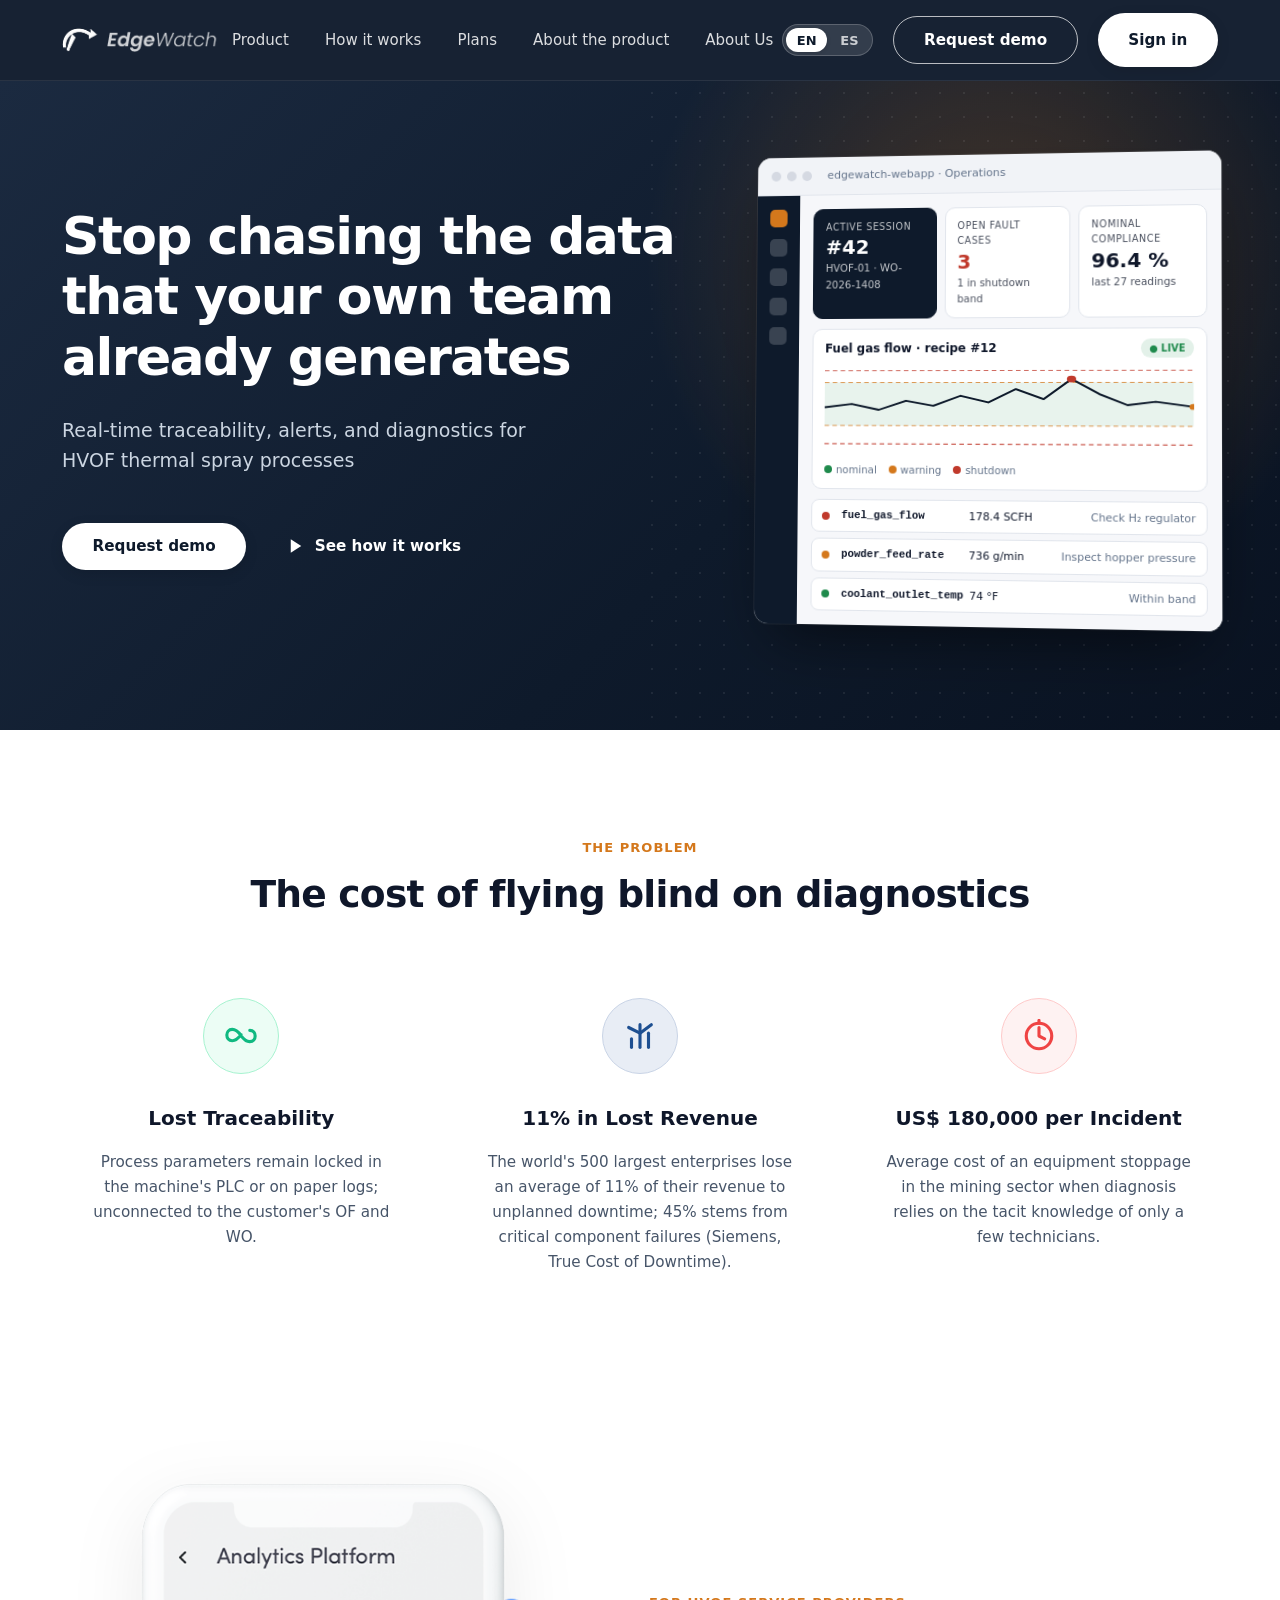
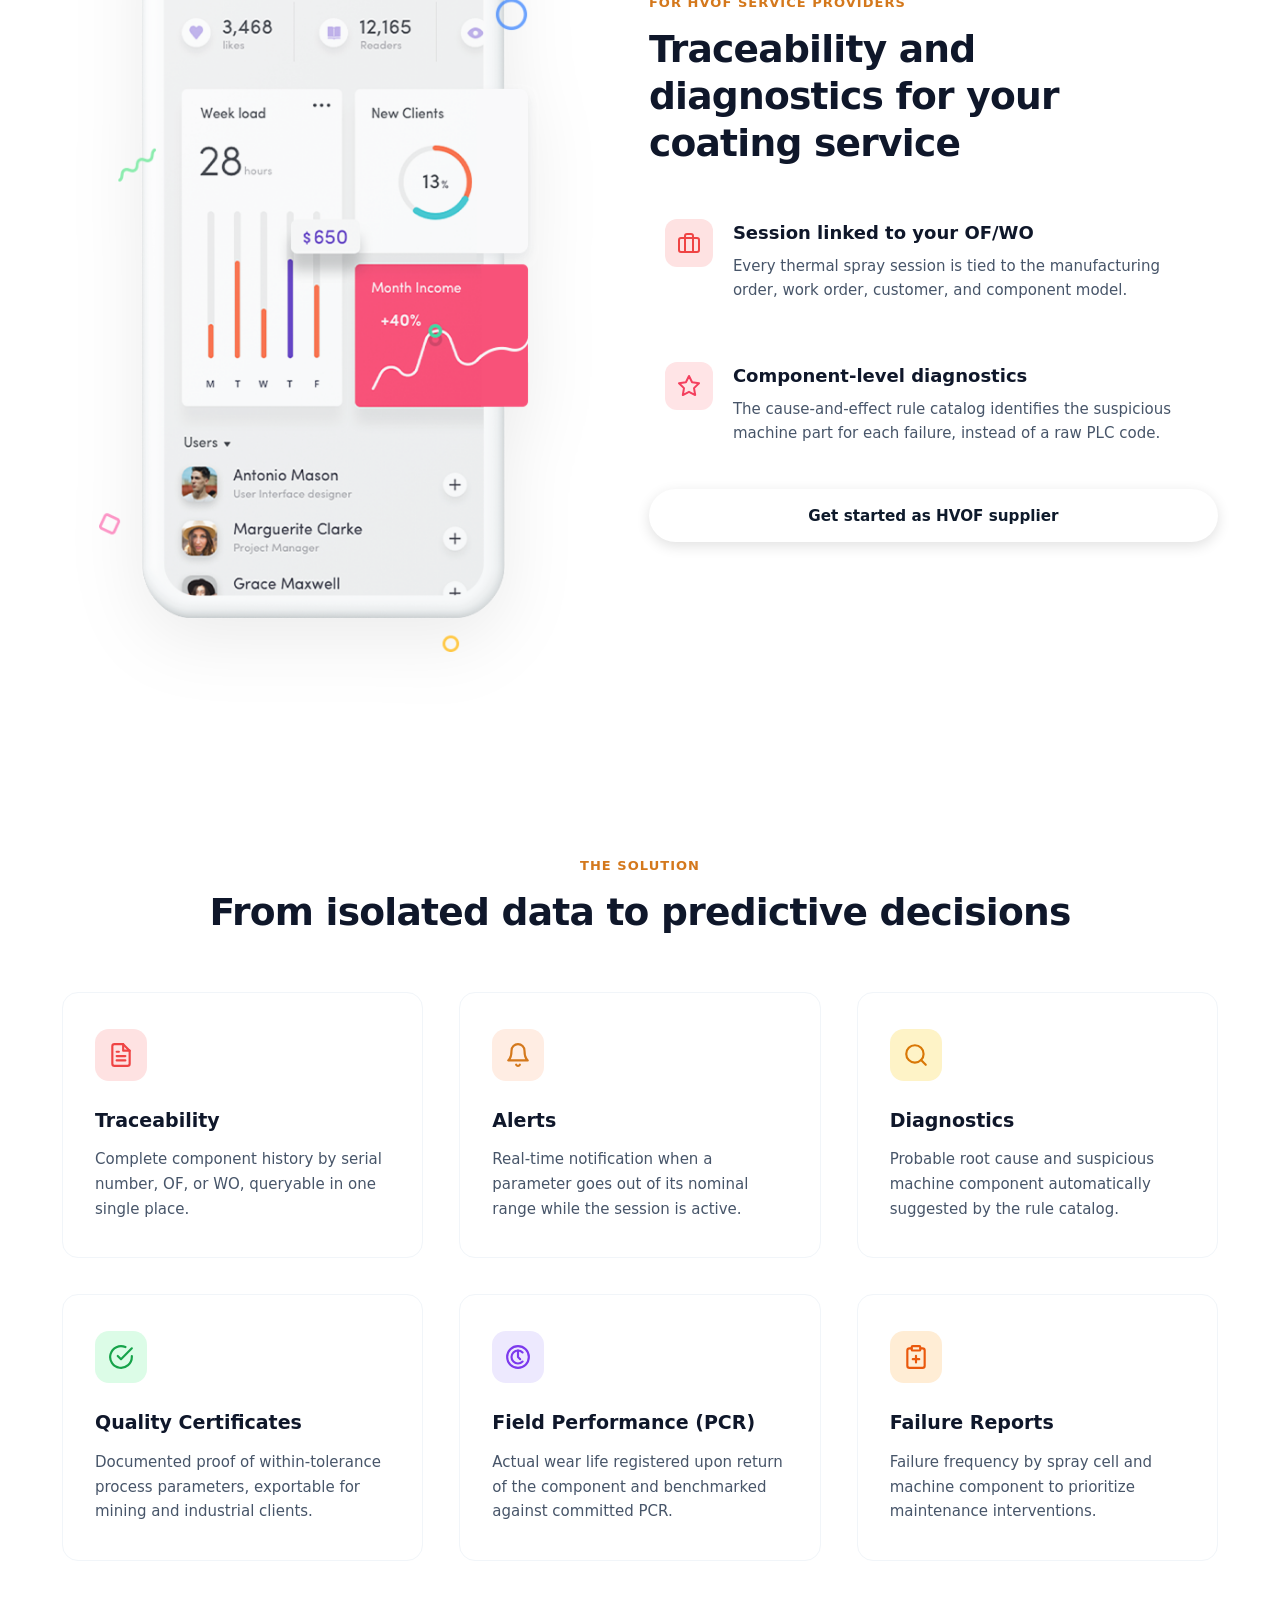
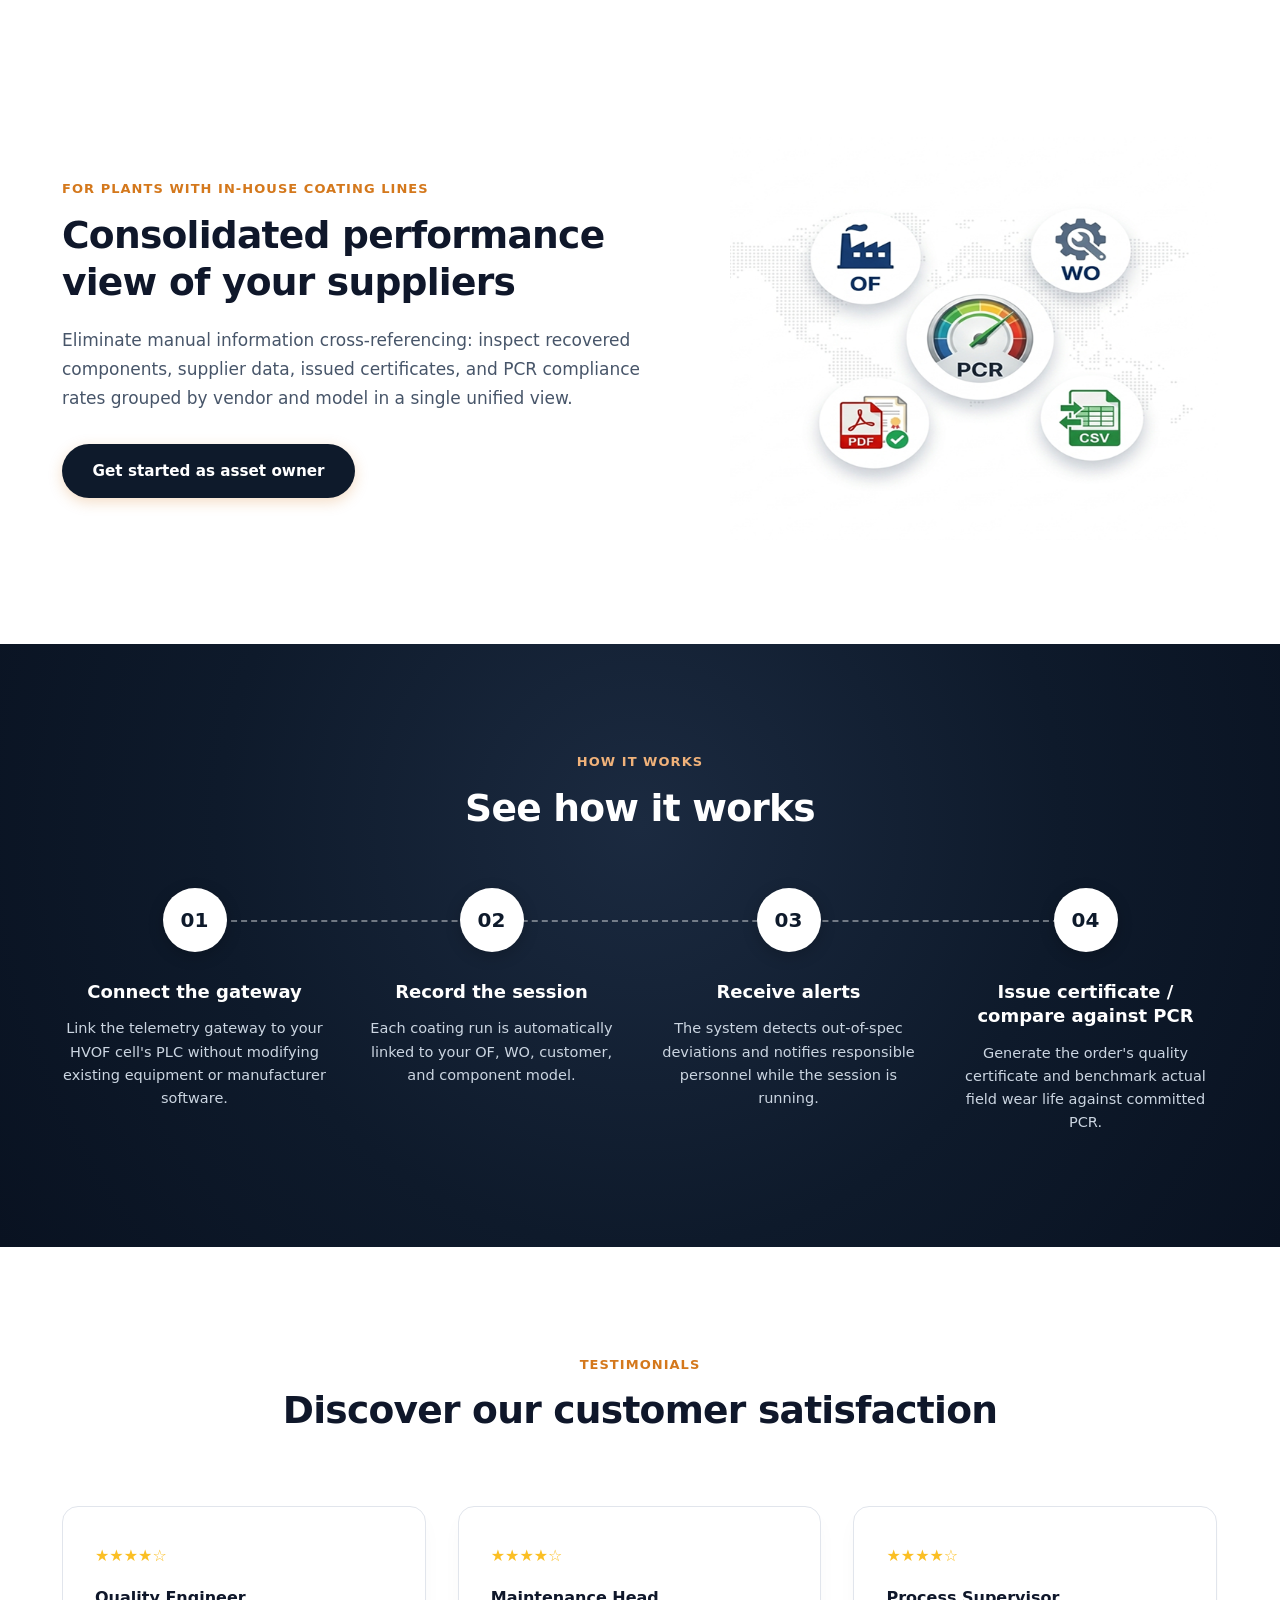
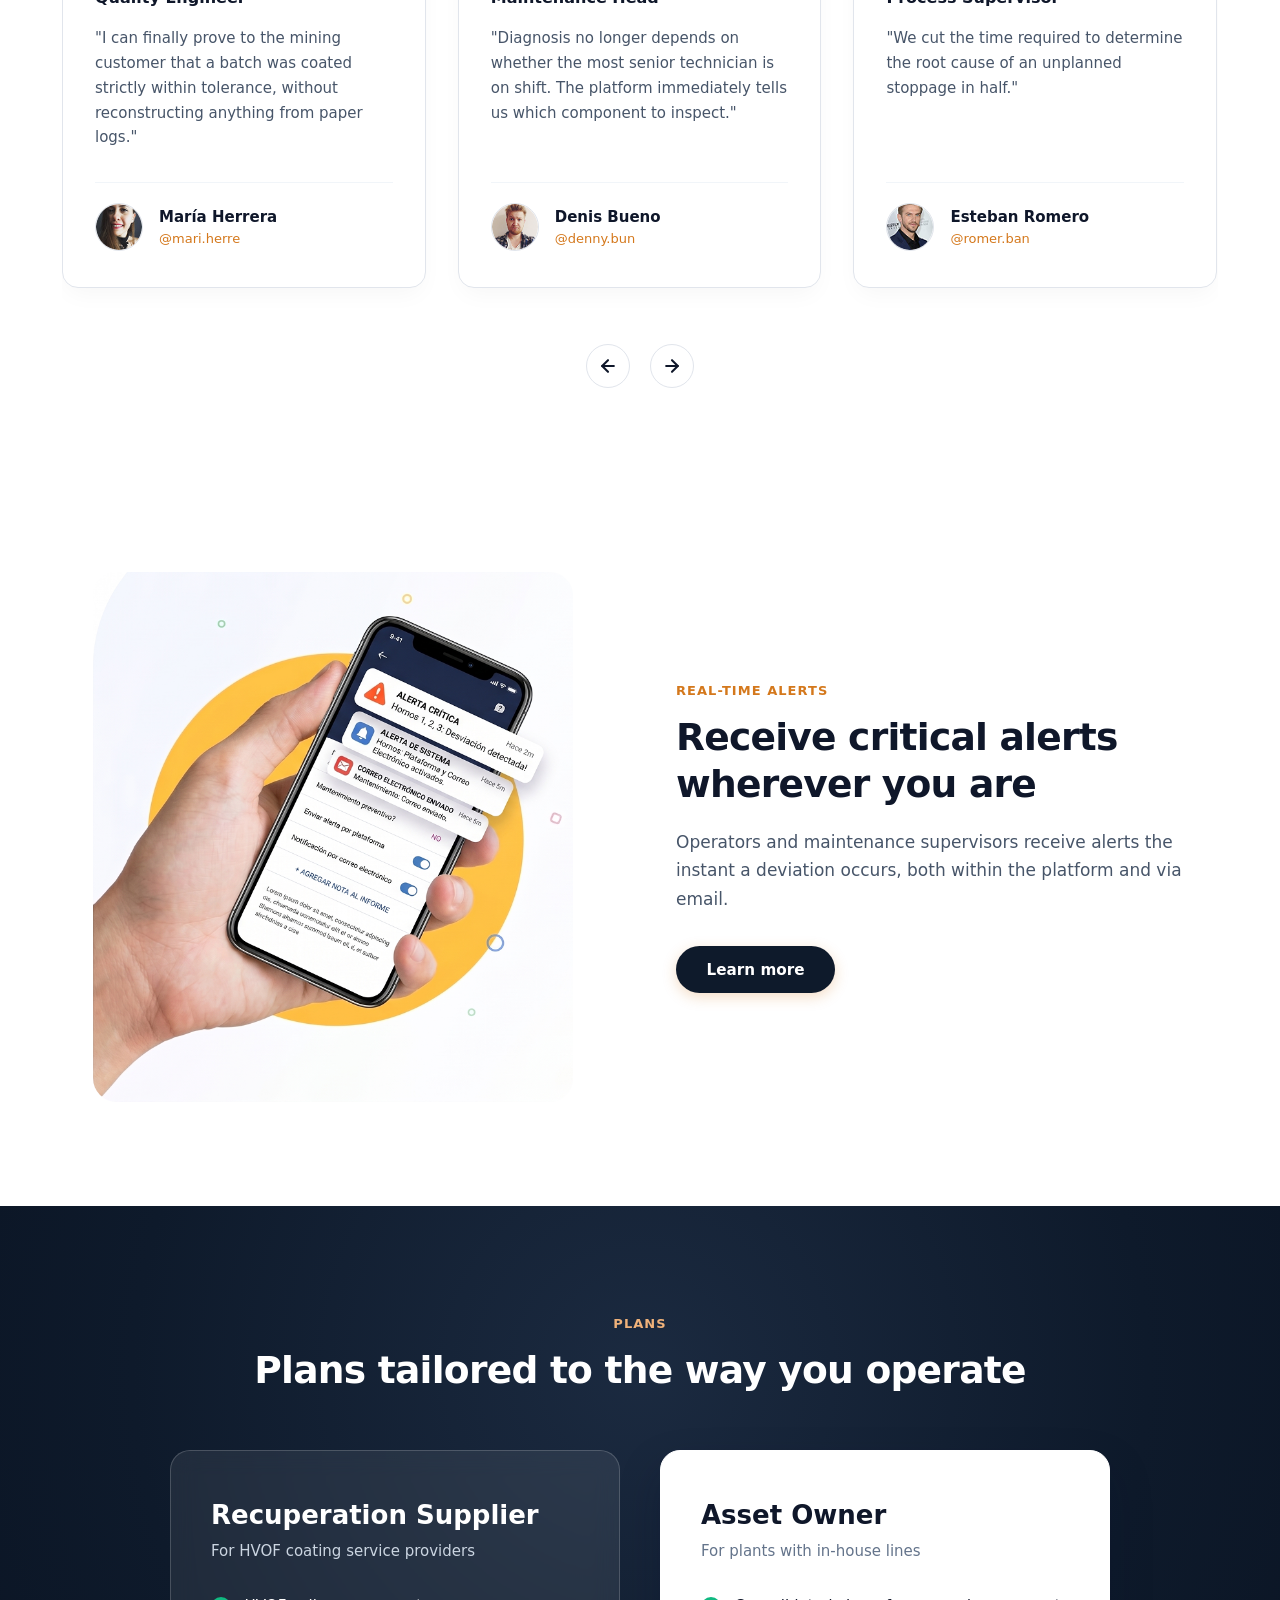
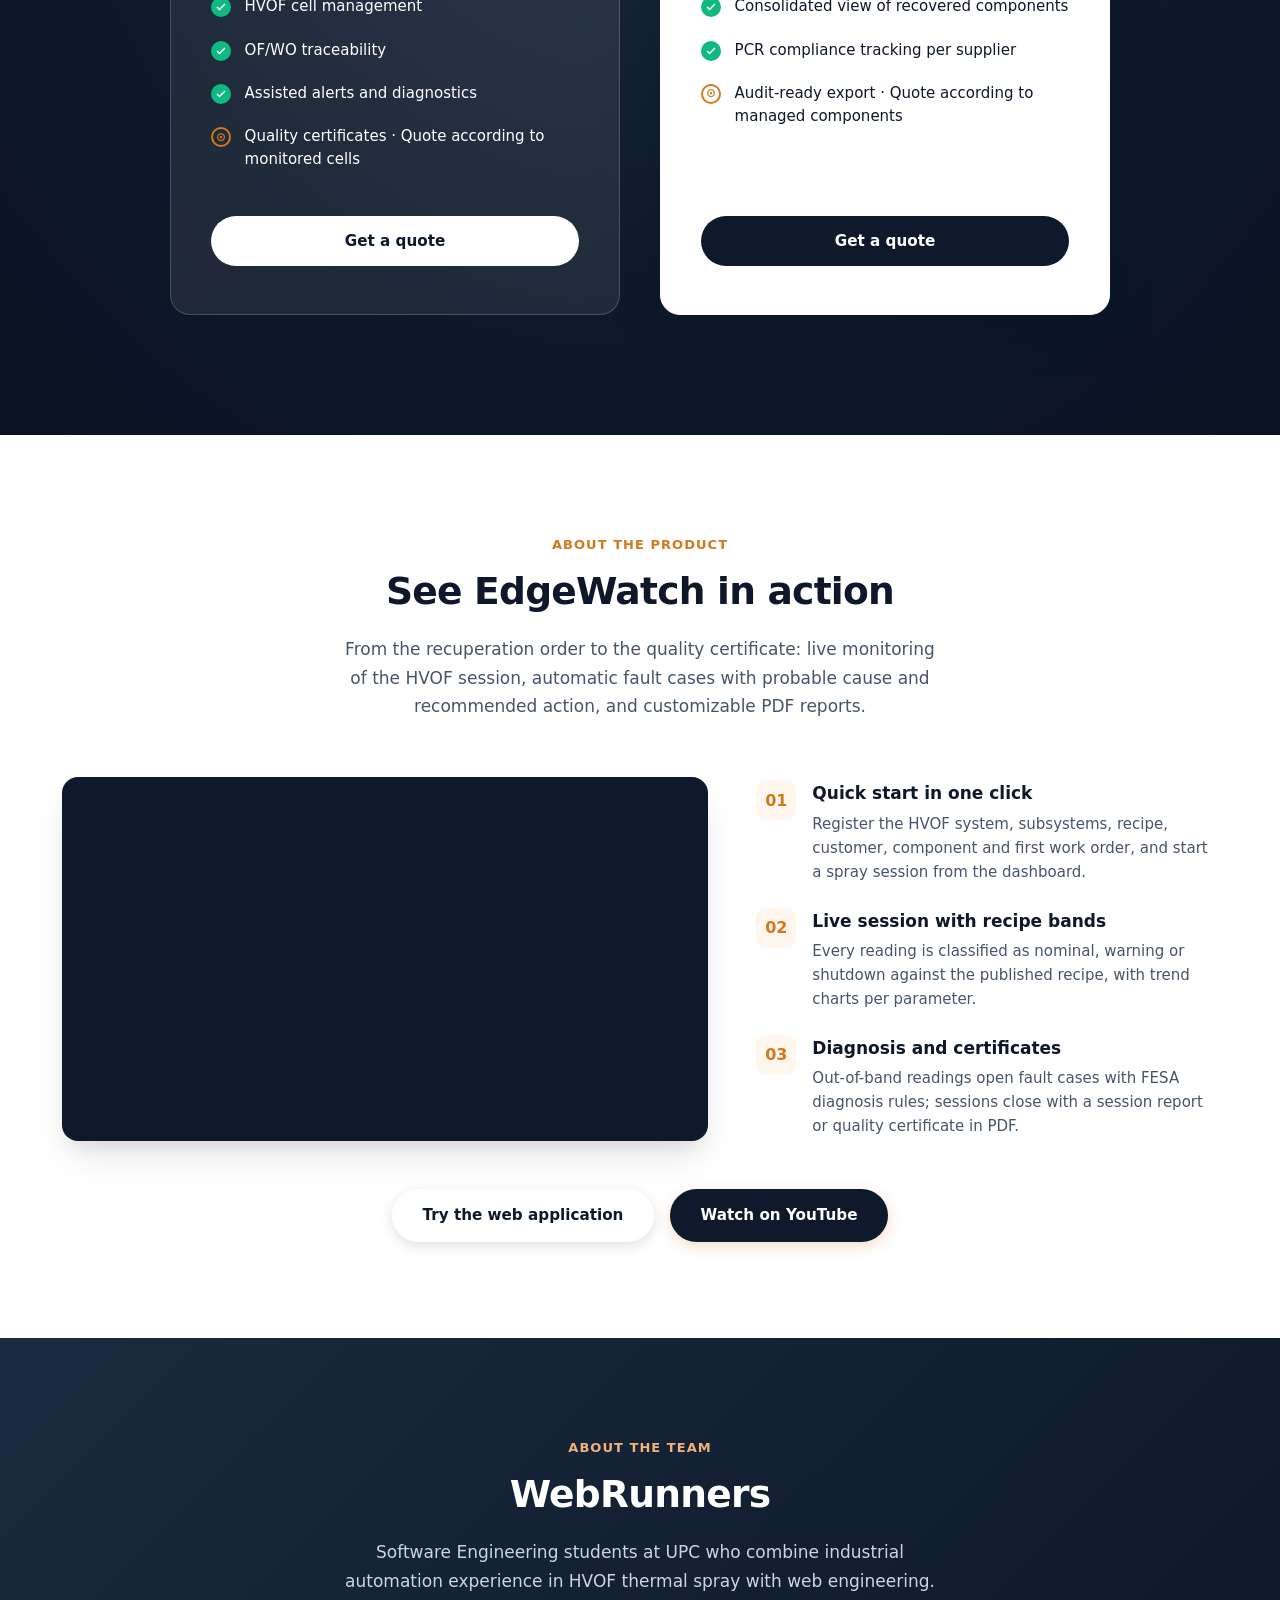
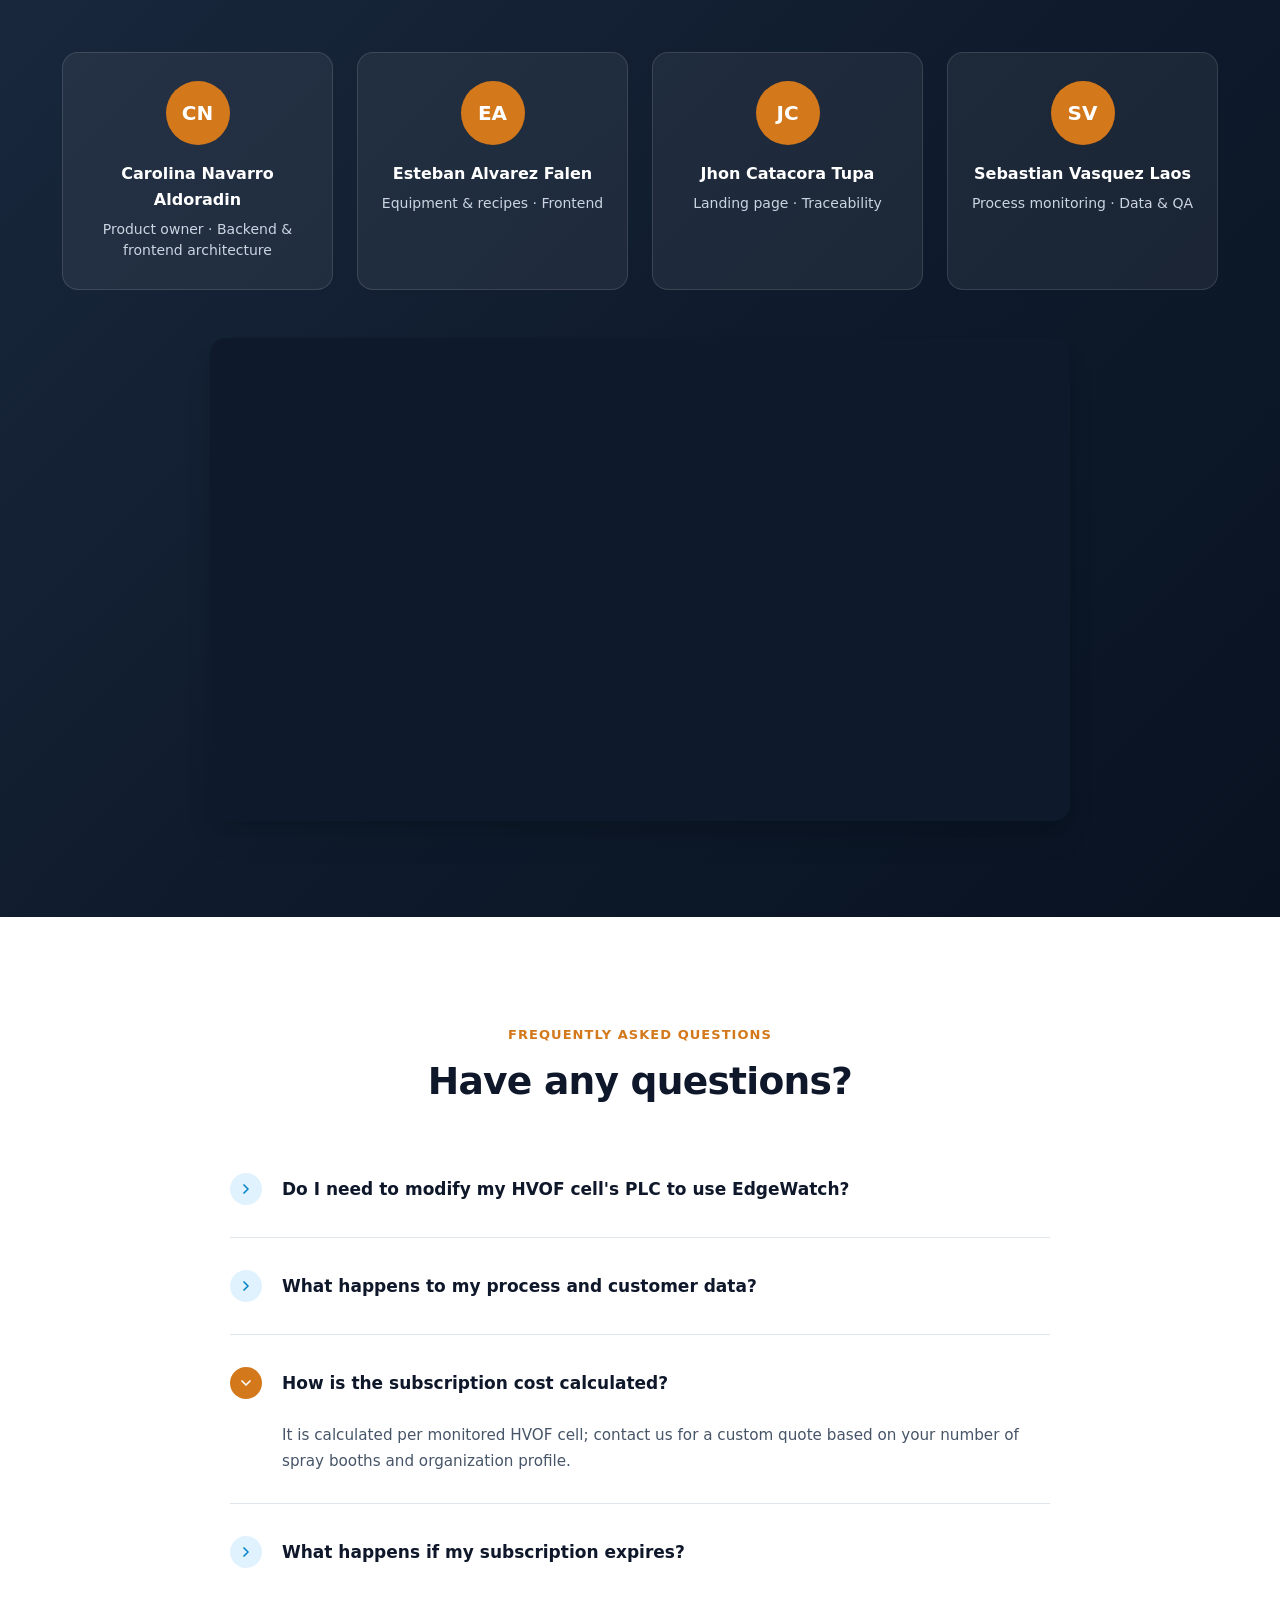
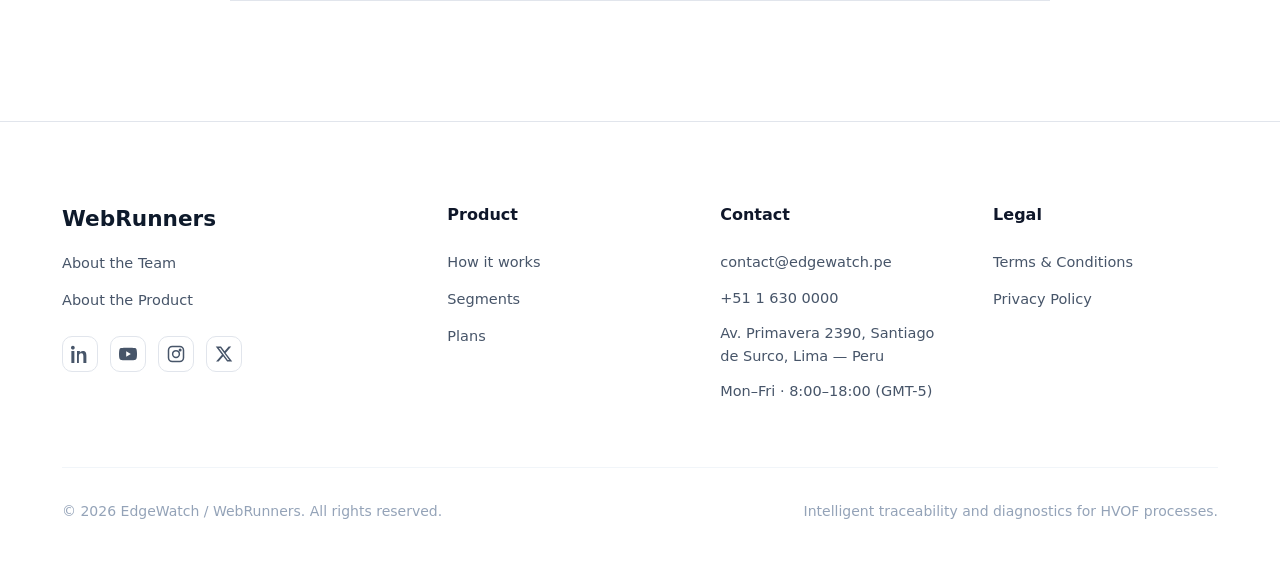
<file: index.html>
<!DOCTYPE html>
<html lang="en-US">
<head>
  <meta charset="UTF-8">
  <meta name="viewport" content="width=device-width, initial-scale=1.0">
  <meta name="description" content="Real-time traceability, alerts, and diagnostics for HVOF thermal spray coating processes">
  <title>EdgeWatch | Traceability & Diagnostics for HVOF Processes</title>
  <link rel="stylesheet" href="styles/styles.css">
  <link rel="icon" type="image/png" href="assets/logo.png">
</head>
<body id="top">
  <!-- ==================== Skip Link for Keyboard Accessibility ==================== -->
  <a href="#main-content" class="skip-link" data-i18n="skip_to_content">Skip to main content</a>

  <!-- ==================== Site Header / Navbar ==================== -->
  <header class="site-header" role="banner">
    <div class="container navbar">
      <a href="#top" class="brand-logo" aria-label="EdgeWatch Home" data-i18n-aria="brand_home_aria">
        <img src="assets/logo.png" alt="EdgeWatch Logo" class="brand-logo-img">
      </a>

      <!-- Mobile Navigation Toggle -->
      <button class="mobile-toggle" id="mobile-nav-toggle" aria-label="Open navigation menu" data-i18n-aria="mobile_menu_open" aria-expanded="false" aria-controls="primary-navigation" aria-haspopup="true">
        <svg width="24" height="24" viewBox="0 0 24 24" fill="none" stroke="currentColor" stroke-width="2" aria-hidden="true" focusable="false">
          <path d="M4 6h16M4 12h16M4 18h16"/>
        </svg>
      </button>

      <!-- Main Navigation Menu -->
      <nav class="nav-menu" id="primary-navigation" aria-label="Main navigation" data-i18n-aria="nav_main_aria">
        <a href="#solucion" class="nav-link" data-i18n="nav_product">Product</a>
        <a href="#como-funciona" class="nav-link" data-i18n="nav_how_it_works">How it works</a>
        <a href="#planes" class="nav-link" data-i18n="nav_plans">Plans</a>
        <a href="#about-product" class="nav-link" data-i18n="nav_about_product">About the product</a>
        <a href="#about-team" class="nav-link" data-i18n="nav_about">About Us</a>
        <a href="https://edgewatch-webapp-gmbcexdpe0e8a2gv.eastus-01.azurewebsites.net/iam/sign-in" class="nav-link mobile-sign-in" data-i18n="nav_sign_in">Sign in</a>

        <!-- Language Switcher in Mobile Drawer -->
        <div class="mobile-lang-switcher lang-switcher" role="group" aria-label="Language selector" data-i18n-aria="lang_selector_aria">
          <button type="button" class="lang-btn active" data-lang="en_US" aria-pressed="true" aria-label="Switch language to English" data-i18n-aria="lang_btn_en_aria">EN</button>
          <button type="button" class="lang-btn" data-lang="es_419" aria-pressed="false" aria-label="Switch language to Spanish" data-i18n-aria="lang_btn_es_aria">ES</button>
        </div>
      </nav>

      <!-- Action Button & Desktop Language Switcher -->
      <div class="nav-actions">
        <!-- Language Switcher (Desktop) -->
        <div class="lang-switcher" role="group" aria-label="Language selector" data-i18n-aria="lang_selector_aria">
          <button type="button" class="lang-btn active" data-lang="en_US" aria-pressed="true" aria-label="Switch language to English" data-i18n-aria="lang_btn_en_aria">EN</button>
          <button type="button" class="lang-btn" data-lang="es_419" aria-pressed="false" aria-label="Switch language to Spanish" data-i18n-aria="lang_btn_es_aria">ES</button>
        </div>

        <button class="btn btn-outline" data-open-demo aria-haspopup="dialog" data-i18n="nav_cta">Request demo</button>
        <a href="https://edgewatch-webapp-gmbcexdpe0e8a2gv.eastus-01.azurewebsites.net/iam/sign-in" class="btn btn-primary" data-i18n="nav_sign_in">Sign in</a>
      </div>
    </div>
  </header>

  <main id="main-content" role="main" tabindex="-1">
    <!-- ==================== Hero Section ==================== -->
    <section class="hero-section" aria-labelledby="hero-title">
      <div class="hero-bg-accent" aria-hidden="true"></div>
      <div class="container hero-grid">
        <div class="hero-content">
          <h1 id="hero-title" class="hero-title" data-i18n="hero_title">Stop chasing the data that your own team already generates</h1>
          <p class="hero-subtitle" data-i18n="hero_subtitle">Real-time traceability, alerts, and diagnostics for HVOF thermal spray processes</p>
          <div class="hero-buttons">
            <button class="btn btn-primary" data-open-demo aria-haspopup="dialog" data-i18n="hero_cta_primary">Request demo</button>
            <a href="#como-funciona" class="btn btn-ghost">
              <svg width="18" height="18" viewBox="0 0 24 24" fill="currentColor" aria-hidden="true" focusable="false">
                <polygon points="5 3 19 12 5 21 5 3"></polygon>
              </svg>
              <span data-i18n="hero_cta_secondary">See how it works</span>
            </a>
          </div>
        </div>

        <div class="hero-visual">
          <div class="app-frame" role="img" aria-label="EdgeWatch operations dashboard" data-i18n-aria="hero_frame_aria">
            <div class="app-frame-bar"><span></span><span></span><span></span><em>edgewatch-webapp · Operations</em></div>
            <div class="app-frame-body">
              <aside class="app-frame-side">
                <i class="active"></i><i></i><i></i><i></i><i></i>
              </aside>
              <div class="app-frame-main">
                <div class="app-kpis">
                  <div class="app-kpi dark"><small data-i18n="hero_kpi1">Active session</small><strong>#42</strong><span>HVOF-01 · WO-2026-1408</span></div>
                  <div class="app-kpi"><small data-i18n="hero_kpi2">Open fault cases</small><strong class="warn">3</strong><span data-i18n="hero_kpi2_hint">1 shutdown band</span></div>
                  <div class="app-kpi"><small data-i18n="hero_kpi3">Nominal compliance</small><strong>96.4 %</strong><span data-i18n="hero_kpi3_hint">last 27 readings</span></div>
                </div>
                <div class="app-chart">
                  <div class="app-chart-head"><b data-i18n="hero_chart_title">Fuel gas flow · recipe #12</b><span class="pill-live">● LIVE</span></div>
                  <svg viewBox="0 0 320 110" preserveAspectRatio="none" aria-hidden="true">
                    <rect x="0" y="22" width="320" height="52" fill="rgba(31,138,76,0.10)"/>
                    <line x1="0" y1="22" x2="320" y2="22" stroke="#d4781c" stroke-dasharray="4 3" stroke-width="1"/>
                    <line x1="0" y1="74" x2="320" y2="74" stroke="#d4781c" stroke-dasharray="4 3" stroke-width="1"/>
                    <line x1="0" y1="8" x2="320" y2="8" stroke="#c0392b" stroke-dasharray="4 3" stroke-width="1"/>
                    <line x1="0" y1="96" x2="320" y2="96" stroke="#c0392b" stroke-dasharray="4 3" stroke-width="1"/>
                    <polyline points="0,52 24,48 48,55 72,44 96,50 120,38 144,46 168,30 192,42 216,18 240,36 264,49 288,45 320,51" fill="none" stroke="#0e1a2b" stroke-width="2.2" stroke-linejoin="round"/>
                    <circle cx="216" cy="18" r="4" fill="#c0392b"/>
                    <circle cx="320" cy="51" r="3.5" fill="#d4781c"/>
                  </svg>
                  <div class="app-chart-legend"><span><i class="nominal"></i>nominal</span><span><i class="warning"></i>warning</span><span><i class="shutdown"></i>shutdown</span></div>
                </div>
                <div class="app-rows">
                  <div class="app-row"><span class="dot shutdown"></span><b>fuel_gas_flow</b><span>178.4 SCFH</span><em data-i18n="hero_row1">Check H₂ regulator</em></div>
                  <div class="app-row"><span class="dot warning"></span><b>powder_feed_rate</b><span>736 g/min</span><em data-i18n="hero_row2">Inspect hopper pressure</em></div>
                  <div class="app-row"><span class="dot nominal"></span><b>coolant_outlet_temp</b><span>74 °F</span><em data-i18n="hero_row3">Within band</em></div>
                </div>
              </div>
            </div>
          </div>
        </div>
      </div>
    </section>

    <!-- ==================== Problem Section ==================== -->
    <section class="problem-section" id="problema" aria-labelledby="problem-title">
      <div class="container">
        <div class="section-header">
          <span class="section-kicker" data-i18n="problem_kicker">THE PROBLEM</span>
          <h2 id="problem-title" class="section-title" data-i18n="problem_title">The cost of flying blind on diagnostics</h2>
        </div>

        <div class="problem-grid">
          <!-- Problem 1 -->
          <div class="problem-card">
            <div class="badge-circle badge-green" aria-hidden="true">
              <svg width="34" height="34" viewBox="0 0 24 24" fill="none" stroke="currentColor" stroke-width="2.2" stroke-linecap="round" stroke-linejoin="round" focusable="false">
                <path d="M18.178 8c5.096 0 5.096 8 0 8-2.67 0-4.66-2.193-6.178-4.32C10.482 9.553 8.492 7.36 5.822 7.36c-5.096 0-5.096 8 0 8 2.67 0 4.66-2.193 6.178-4.32"/>
              </svg>
            </div>
            <h3 class="problem-card-title" data-i18n="problem_card1_title">Lost Traceability</h3>
            <p class="problem-card-text" data-i18n="problem_card1_text">Process parameters remain locked in the machine's PLC or on paper logs; unconnected to the customer's OF and WO.</p>
          </div>

          <!-- Problem 2 -->
          <div class="problem-card">
            <div class="badge-circle badge-blue" aria-hidden="true">
              <svg width="34" height="34" viewBox="0 0 24 24" fill="none" stroke="currentColor" stroke-width="2.2" stroke-linecap="round" stroke-linejoin="round" focusable="false">
                <line x1="18" y1="20" x2="18" y2="10"></line>
                <line x1="12" y1="20" x2="12" y2="4"></line>
                <line x1="6" y1="20" x2="6" y2="14"></line>
                <polyline points="4 6 12 10 20 4"></polyline>
              </svg>
            </div>
            <h3 class="problem-card-title" data-i18n="problem_card2_title">11% in Lost Revenue</h3>
            <p class="problem-card-text" data-i18n="problem_card2_text">The world's 500 largest enterprises lose an average of 11% of their revenue to unplanned downtime; 45% stems from critical component failures (Siemens, True Cost of Downtime).</p>
          </div>

          <!-- Problem 3 -->
          <div class="problem-card">
            <div class="badge-circle badge-red" aria-hidden="true">
              <svg width="34" height="34" viewBox="0 0 24 24" fill="none" stroke="currentColor" stroke-width="2.2" stroke-linecap="round" stroke-linejoin="round" focusable="false">
                <circle cx="12" cy="12" r="9"></circle>
                <polyline points="12 6 12 12 16 14"></polyline>
                <line x1="12" y1="1" x2="12" y2="3"></line>
              </svg>
            </div>
            <h3 class="problem-card-title" data-i18n="problem_card3_title">US$ 180,000 per Incident</h3>
            <p class="problem-card-text" data-i18n="problem_card3_text">Average cost of an equipment stoppage in the mining sector when diagnosis relies on the tacit knowledge of only a few technicians.</p>
          </div>
        </div>
      </div>
    </section>

    <!-- ==================== HVOF Provider Section ==================== -->
    <section class="provider-section" id="proveedores" aria-labelledby="provider-title">
      <div class="container provider-grid">
        <div class="provider-visual">
          <img src="assets/analytics-phone.png" alt="EdgeWatch HVOF Analytics Platform" class="analytics-phone-img" data-i18n-alt="provider_phone_alt">
        </div>

        <div class="provider-content">
          <span class="section-kicker" data-i18n="provider_kicker">FOR HVOF SERVICE PROVIDERS</span>
          <h2 id="provider-title" class="section-title text-left" data-i18n="provider_title">Traceability and diagnostics for your coating service</h2>

          <div class="provider-features">
            <!-- Feature 1 -->
            <div class="feature-item-row">
              <div class="feature-square-icon icon-pink" aria-hidden="true">
                <svg width="24" height="24" viewBox="0 0 24 24" fill="none" stroke="currentColor" stroke-width="2" stroke-linecap="round" stroke-linejoin="round" focusable="false">
                  <rect x="2" y="7" width="20" height="14" rx="2" ry="2"></rect>
                  <path d="M16 21V5a2 2 0 0 0-2-2h-4a2 2 0 0 0-2 2v16"></path>
                </svg>
              </div>
              <div class="feature-item-body">
                <h4 data-i18n="provider_feat1_title">Session linked to your OF/WO</h4>
                <p data-i18n="provider_feat1_text">Every thermal spray session is tied to the manufacturing order, work order, customer, and component model.</p>
              </div>
            </div>

            <!-- Feature 2 -->
            <div class="feature-item-row">
              <div class="feature-square-icon icon-red" aria-hidden="true">
                <svg width="24" height="24" viewBox="0 0 24 24" fill="none" stroke="currentColor" stroke-width="2" stroke-linecap="round" stroke-linejoin="round" focusable="false">
                  <path d="M12 2l3.09 6.26L22 9.27l-5 4.87 1.18 6.88L12 17.77l-6.18 3.25L7 14.14 2 9.27l6.91-1.01L12 2z"></path>
                </svg>
              </div>
              <div class="feature-item-body">
                <h4 data-i18n="provider_feat2_title">Component-level diagnostics</h4>
                <p data-i18n="provider_feat2_text">The cause-and-effect rule catalog identifies the suspicious machine part for each failure, instead of a raw PLC code.</p>
              </div>
            </div>
          </div>
          <a href="https://edgewatch-webapp-gmbcexdpe0e8a2gv.eastus-01.azurewebsites.net/iam/sign-up?organizationType=RECUPERATION_SUPPLIER" class="btn btn-primary provider-btn" data-i18n="provider_btn">Get started as HVOF supplier</a>
        </div>
      </div>
    </section>

    <!-- ==================== Solution Section ==================== -->
    <section class="solution-section" id="solucion" aria-labelledby="solution-title">
      <div class="container">
        <div class="section-header">
          <span class="section-kicker" data-i18n="solution_kicker">THE SOLUTION</span>
          <h2 id="solution-title" class="section-title" data-i18n="solution_title">From isolated data to predictive decisions</h2>
        </div>

        <div class="solution-grid">
          <!-- Card 1 -->
          <div class="solution-card">
            <div class="solution-icon-box icon-red" aria-hidden="true">
              <svg width="26" height="26" viewBox="0 0 24 24" fill="none" stroke="currentColor" stroke-width="2" stroke-linecap="round" stroke-linejoin="round" focusable="false">
                <path d="M14 2H6a2 2 0 0 0-2 2v16a2 2 0 0 0 2 2h12a2 2 0 0 0 2-2V8z"></path>
                <polyline points="14 2 14 8 20 8"></polyline>
                <line x1="16" y1="13" x2="8" y2="13"></line>
                <line x1="16" y1="17" x2="8" y2="17"></line>
                <polyline points="10 9 9 9 8 9"></polyline>
              </svg>
            </div>
            <h3 class="solution-card-title" data-i18n="solution_card1_title">Traceability</h3>
            <p class="solution-card-text" data-i18n="solution_card1_text">Complete component history by serial number, OF, or WO, queryable in one single place.</p>
          </div>

          <!-- Card 2 -->
          <div class="solution-card">
            <div class="solution-icon-box icon-blue" aria-hidden="true">
              <svg width="26" height="26" viewBox="0 0 24 24" fill="none" stroke="currentColor" stroke-width="2" stroke-linecap="round" stroke-linejoin="round" focusable="false">
                <path d="M18 8A6 6 0 0 0 6 8c0 7-3 9-3 9h18s-3-2-3-9"></path>
                <path d="M13.73 21a2 2 0 0 1-3.46 0"></path>
              </svg>
            </div>
            <h3 class="solution-card-title" data-i18n="solution_card2_title">Alerts</h3>
            <p class="solution-card-text" data-i18n="solution_card2_text">Real-time notification when a parameter goes out of its nominal range while the session is active.</p>
          </div>

          <!-- Card 3 -->
          <div class="solution-card">
            <div class="solution-icon-box icon-yellow" aria-hidden="true">
              <svg width="26" height="26" viewBox="0 0 24 24" fill="none" stroke="currentColor" stroke-width="2" stroke-linecap="round" stroke-linejoin="round" focusable="false">
                <circle cx="11" cy="11" r="8"></circle>
                <line x1="21" y1="21" x2="16.65" y2="16.65"></line>
              </svg>
            </div>
            <h3 class="solution-card-title" data-i18n="solution_card3_title">Diagnostics</h3>
            <p class="solution-card-text" data-i18n="solution_card3_text">Probable root cause and suspicious machine component automatically suggested by the rule catalog.</p>
          </div>

          <!-- Card 4 -->
          <div class="solution-card">
            <div class="solution-icon-box icon-green" aria-hidden="true">
              <svg width="26" height="26" viewBox="0 0 24 24" fill="none" stroke="currentColor" stroke-width="2" stroke-linecap="round" stroke-linejoin="round" focusable="false">
                <path d="M22 11.08V12a10 10 0 1 1-5.93-9.14"></path>
                <polyline points="22 4 12 14.01 9 11.01"></polyline>
              </svg>
            </div>
            <h3 class="solution-card-title" data-i18n="solution_card4_title">Quality Certificates</h3>
            <p class="solution-card-text" data-i18n="solution_card4_text">Documented proof of within-tolerance process parameters, exportable for mining and industrial clients.</p>
          </div>

          <!-- Card 5 -->
          <div class="solution-card">
            <div class="solution-icon-box icon-purple" aria-hidden="true">
              <svg width="26" height="26" viewBox="0 0 24 24" fill="none" stroke="currentColor" stroke-width="2" stroke-linecap="round" stroke-linejoin="round" focusable="false">
                <circle cx="12" cy="12" r="10"></circle>
                <polyline points="12 6 12 12 14 14"></polyline>
                <path d="M16.24 7.76a6 6 0 1 0 0 8.49"></path>
              </svg>
            </div>
            <h3 class="solution-card-title" data-i18n="solution_card5_title">Field Performance (PCR)</h3>
            <p class="solution-card-text" data-i18n="solution_card5_text">Actual wear life registered upon return of the component and benchmarked against committed PCR.</p>
          </div>

          <!-- Card 6 -->
          <div class="solution-card">
            <div class="solution-icon-box icon-orange" aria-hidden="true">
              <svg width="26" height="26" viewBox="0 0 24 24" fill="none" stroke="currentColor" stroke-width="2" stroke-linecap="round" stroke-linejoin="round" focusable="false">
                <path d="M16 4h2a2 2 0 0 1 2 2v14a2 2 0 0 1-2 2H6a2 2 0 0 1-2-2V6a2 2 0 0 1 2-2h2"></path>
                <rect x="8" y="2" width="8" height="4" rx="1" ry="1"></rect>
                <line x1="12" y1="11" x2="12" y2="17"></line>
                <line x1="9" y1="14" x2="15" y2="14"></line>
              </svg>
            </div>
            <h3 class="solution-card-title" data-i18n="solution_card6_title">Failure Reports</h3>
            <p class="solution-card-text" data-i18n="solution_card6_text">Failure frequency by spray cell and machine component to prioritize maintenance interventions.</p>
          </div>
        </div>
      </div>
    </section>

    <!-- ==================== Plant / Asset Owner Section ==================== -->
    <section class="plant-section" id="plantas" aria-labelledby="plant-title">
      <div class="container plant-grid">
        <div class="plant-content">
          <span class="section-kicker" data-i18n="plant_kicker">FOR PLANTS WITH IN-HOUSE COATING LINES</span>
          <h2 id="plant-title" class="section-title text-left" data-i18n="plant_title">Consolidated performance view of your suppliers</h2>
          <p class="section-desc text-left" data-i18n="plant_desc">Eliminate manual information cross-referencing: inspect recovered components, supplier data, issued certificates, and PCR compliance rates grouped by vendor and model in a single unified view.</p>
          <a href="https://edgewatch-webapp-gmbcexdpe0e8a2gv.eastus-01.azurewebsites.net/iam/sign-up?organizationType=ASSET_OWNER" class="btn btn-dark plant-btn" data-i18n="plant_btn">Get started as asset owner</a>
        </div>

        <div class="plant-visual">
          <img src="assets/pcr-diagram.png" alt="Consolidation of Suppliers OF WO PCR PDF CSV" class="pcr-diagram-img" data-i18n-alt="plant_diagram_alt">
        </div>
      </div>
    </section>

    <!-- ==================== How It Works Section ==================== -->
    <section class="how-it-works-section" id="como-funciona" aria-labelledby="how-title">
      <div class="container">
        <div class="section-header">
          <span class="section-kicker kicker-light" data-i18n="how_kicker">HOW IT WORKS</span>
          <h2 id="how-title" class="section-title text-white" data-i18n="how_title">See how it works</h2>
        </div>

        <div class="steps-timeline-wrapper">
          <div class="steps-connecting-line" aria-hidden="true"></div>

          <div class="steps-grid">
            <!-- Step 1 -->
            <div class="step-card">
              <div class="step-circle" aria-hidden="true">01</div>
              <h3 class="step-title" data-i18n="how_step1_title">Connect the gateway</h3>
              <p class="step-text" data-i18n="how_step1_text">Link the telemetry gateway to your HVOF cell's PLC without modifying existing equipment or manufacturer software.</p>
            </div>

            <!-- Step 2 -->
            <div class="step-card">
              <div class="step-circle" aria-hidden="true">02</div>
              <h3 class="step-title" data-i18n="how_step2_title">Record the session</h3>
              <p class="step-text" data-i18n="how_step2_text">Each coating run is automatically linked to your OF, WO, customer, and component model.</p>
            </div>

            <!-- Step 3 -->
            <div class="step-card">
              <div class="step-circle" aria-hidden="true">03</div>
              <h3 class="step-title" data-i18n="how_step3_title">Receive alerts</h3>
              <p class="step-text" data-i18n="how_step3_text">The system detects out-of-spec deviations and notifies responsible personnel while the session is running.</p>
            </div>

            <!-- Step 4 -->
            <div class="step-card">
              <div class="step-circle" aria-hidden="true">04</div>
              <h3 class="step-title" data-i18n="how_step4_title">Issue certificate / compare against PCR</h3>
              <p class="step-text" data-i18n="how_step4_text">Generate the order's quality certificate and benchmark actual field wear life against committed PCR.</p>
            </div>
          </div>
        </div>
      </div>
    </section>

    <!-- ==================== Testimonials Section ==================== -->
    <section class="testimonials-section" id="testimonios" aria-labelledby="test-title">
      <div class="container">
        <div class="section-header">
          <span class="section-kicker" data-i18n="test_kicker">TESTIMONIALS</span>
          <h2 id="test-title" class="section-title" data-i18n="test_title">Discover our customer satisfaction</h2>
        </div>

        <div class="testimonials-carousel-wrapper" role="region" aria-roledescription="carousel" aria-label="Customer Testimonials" data-i18n-aria="test_carousel_aria">
          <!-- Screen reader live region announcing active slide -->
          <div id="carousel-status" class="sr-only" aria-live="polite" aria-atomic="true">Showing slide 1 of 4</div>

          <div class="testimonials-track" id="testimonials-track" aria-live="polite">
            <!-- Testimonial 1 -->
            <div class="testimonial-card" role="group" aria-roledescription="slide" aria-label="Slide 1 of 4: María Herrera, Quality Engineer" data-i18n-aria="test_slide_1_aria">
              <div>
                <div class="testimonial-rating" role="img" aria-label="Rating: 4.5 out of 5 stars" data-i18n-aria="test_rating_aria">
                  ★★★★☆
                </div>
                <div class="testimonial-role" data-i18n="test_card1_role">Quality Engineer</div>
                <p class="testimonial-quote" data-i18n="test_card1_quote">"I can finally prove to the mining customer that a batch was coated strictly within tolerance, without reconstructing anything from paper logs."</p>
              </div>
              <div class="testimonial-author">
                <img src="assets/avatar-maria.png" alt="María Herrera" class="author-avatar">
                <div class="author-info">
                  <span class="author-name">María Herrera</span>
                  <span class="author-handle">@mari.herre</span>
                </div>
              </div>
            </div>

            <!-- Testimonial 2 -->
            <div class="testimonial-card" role="group" aria-roledescription="slide" aria-label="Slide 2 of 4: Denis Bueno, Maintenance Head" data-i18n-aria="test_slide_2_aria">
              <div>
                <div class="testimonial-rating" role="img" aria-label="Rating: 4.5 out of 5 stars" data-i18n-aria="test_rating_aria">
                  ★★★★☆
                </div>
                <div class="testimonial-role" data-i18n="test_card2_role">Maintenance Head</div>
                <p class="testimonial-quote" data-i18n="test_card2_quote">"Diagnosis no longer depends on whether the most senior technician is on shift. The platform immediately tells us which component to inspect."</p>
              </div>
              <div class="testimonial-author">
                <img src="assets/avatar-denis.png" alt="Denis Bueno" class="author-avatar">
                <div class="author-info">
                  <span class="author-name">Denis Bueno</span>
                  <span class="author-handle">@denny.bun</span>
                </div>
              </div>
            </div>

            <!-- Testimonial 3 -->
            <div class="testimonial-card" role="group" aria-roledescription="slide" aria-label="Slide 3 of 4: Esteban Romero, Process Supervisor" data-i18n-aria="test_slide_3_aria">
              <div>
                <div class="testimonial-rating" role="img" aria-label="Rating: 4.5 out of 5 stars" data-i18n-aria="test_rating_aria">
                  ★★★★☆
                </div>
                <div class="testimonial-role" data-i18n="test_card3_role">Process Supervisor</div>
                <p class="testimonial-quote" data-i18n="test_card3_quote">"We cut the time required to determine the root cause of an unplanned stoppage in half."</p>
              </div>
              <div class="testimonial-author">
                <img src="assets/avatar-esteban.png" alt="Esteban Romero" class="author-avatar">
                <div class="author-info">
                  <span class="author-name">Esteban Romero</span>
                  <span class="author-handle">@romer.ban</span>
                </div>
              </div>
            </div>

            <!-- Testimonial 4 -->
            <div class="testimonial-card" role="group" aria-roledescription="slide" aria-label="Slide 4 of 4: Arnold Parra, Reliability Analyst" data-i18n-aria="test_slide_4_aria">
              <div>
                <div class="testimonial-rating" role="img" aria-label="Rating: 4.5 out of 5 stars" data-i18n-aria="test_rating_aria">
                  ★★★★☆
                </div>
                <div class="testimonial-role" data-i18n="test_card4_role">Reliability Analyst</div>
                <p class="testimonial-quote" data-i18n="test_card4_quote">"Now we monitor PCR compliance across all vendors on a single screen and optimize critical spares inventory."</p>
              </div>
              <div class="testimonial-author">
                <img src="assets/avatar-arnold.png" alt="Arnold Parra" class="author-avatar">
                <div class="author-info">
                  <span class="author-name">Arnold Parra</span>
                  <span class="author-handle">@mid.parra</span>
                </div>
              </div>
            </div>
          </div>
        </div>

        <!-- Carousel Arrow Controls -->
        <div class="testimonials-controls">
          <button type="button" class="carousel-arrow carousel-prev" aria-label="Previous testimonial" data-i18n-aria="test_prev_aria" aria-controls="testimonials-track">
            <svg width="20" height="20" viewBox="0 0 24 24" fill="none" stroke="currentColor" stroke-width="2.5" stroke-linecap="round" stroke-linejoin="round" aria-hidden="true" focusable="false">
              <line x1="19" y1="12" x2="5" y2="12"></line>
              <polyline points="12 19 5 12 12 5"></polyline>
            </svg>
          </button>
          <button type="button" class="carousel-arrow carousel-next" aria-label="Next testimonial" data-i18n-aria="test_next_aria" aria-controls="testimonials-track">
            <svg width="20" height="20" viewBox="0 0 24 24" fill="none" stroke="currentColor" stroke-width="2.5" stroke-linecap="round" stroke-linejoin="round" aria-hidden="true" focusable="false">
              <line x1="5" y1="12" x2="19" y2="12"></line>
              <polyline points="12 5 19 12 12 19"></polyline>
            </svg>
          </button>
        </div>
      </div>
    </section>

    <!-- ==================== Real-Time Alerts Section ==================== -->
    <section class="alerts-section" id="alertas" aria-labelledby="alerts-title">
      <div class="container alerts-grid">
        <div class="alerts-visual">
          <img src="assets/alert-hand.png" alt="Real-time critical alerts on mobile smartphone" class="alert-hand-img" data-i18n-alt="alerts_img_alt">
        </div>

        <div class="alerts-content">
          <span class="section-kicker" data-i18n="alerts_kicker">REAL-TIME ALERTS</span>
          <h2 id="alerts-title" class="section-title text-left" data-i18n="alerts_title">Receive critical alerts wherever you are</h2>
          <p class="section-desc text-left" data-i18n="alerts_desc">Operators and maintenance supervisors receive alerts the instant a deviation occurs, both within the platform and via email.</p>
          <button class="btn btn-dark alerts-btn" data-open-demo aria-haspopup="dialog" data-i18n="alerts_btn">Learn more</button>
        </div>
      </div>
    </section>

    <!-- ==================== Plans Section ==================== -->
    <section class="plans-section" id="planes" aria-labelledby="plans-title">
      <div class="container">
        <div class="section-header">
          <span class="section-kicker kicker-light" data-i18n="plans_kicker">PLANS</span>
          <h2 id="plans-title" class="section-title text-white" data-i18n="plans_title">Plans tailored to the way you operate</h2>
        </div>

        <div class="plans-grid">
          <!-- Plan 1: Recuperation Supplier -->
          <div class="plan-card plan-card-glass">
            <div>
              <div class="plan-header">
                <h3 class="plan-name" data-i18n="plan1_name">Recuperation Supplier</h3>
                <p class="plan-sub" data-i18n="plan1_sub">For HVOF coating service providers</p>
              </div>

              <div class="plan-features">
                <div class="plan-feature-item">
                  <div class="plan-check-icon" aria-hidden="true">
                    <svg viewBox="0 0 24 24" fill="none" aria-hidden="true" focusable="false"><polyline points="20 6 9 17 4 12"></polyline></svg>
                  </div>
                  <span data-i18n="plan1_feat1">HVOF cell management</span>
                </div>

                <div class="plan-feature-item">
                  <div class="plan-check-icon" aria-hidden="true">
                    <svg viewBox="0 0 24 24" fill="none" aria-hidden="true" focusable="false"><polyline points="20 6 9 17 4 12"></polyline></svg>
                  </div>
                  <span data-i18n="plan1_feat2">OF/WO traceability</span>
                </div>

                <div class="plan-feature-item">
                  <div class="plan-check-icon" aria-hidden="true">
                    <svg viewBox="0 0 24 24" fill="none" aria-hidden="true" focusable="false"><polyline points="20 6 9 17 4 12"></polyline></svg>
                  </div>
                  <span data-i18n="plan1_feat3">Assisted alerts and diagnostics</span>
                </div>

                <div class="plan-feature-item">
                  <div class="plan-info-icon" aria-hidden="true">⊙</div>
                  <span data-i18n="plan1_feat4">Quality certificates · Quote according to monitored cells</span>
                </div>
              </div>
            </div>

            <button class="btn btn-plan-white" data-open-demo aria-haspopup="dialog" data-plan="Recuperation Supplier" data-i18n="plan1_cta">Get a quote</button>
          </div>

          <!-- Plan 2: Asset Owner -->
          <div class="plan-card plan-card-white">
            <div>
              <div class="plan-header">
                <h3 class="plan-name" data-i18n="plan2_name">Asset Owner</h3>
                <p class="plan-sub" data-i18n="plan2_sub">For plants with in-house lines</p>
              </div>

              <div class="plan-features">
                <div class="plan-feature-item">
                  <div class="plan-check-icon" aria-hidden="true">
                    <svg viewBox="0 0 24 24" fill="none" aria-hidden="true" focusable="false"><polyline points="20 6 9 17 4 12"></polyline></svg>
                  </div>
                  <span data-i18n="plan2_feat1">Consolidated view of recovered components</span>
                </div>

                <div class="plan-feature-item">
                  <div class="plan-check-icon" aria-hidden="true">
                    <svg viewBox="0 0 24 24" fill="none" aria-hidden="true" focusable="false"><polyline points="20 6 9 17 4 12"></polyline></svg>
                  </div>
                  <span data-i18n="plan2_feat2">PCR compliance tracking per supplier</span>
                </div>

                <div class="plan-feature-item">
                  <div class="plan-info-icon" aria-hidden="true">⊙</div>
                  <span data-i18n="plan2_feat3">Audit-ready export · Quote according to managed components</span>
                </div>
              </div>
            </div>

            <button class="btn btn-plan-dark" data-open-demo aria-haspopup="dialog" data-plan="Asset Owner" data-i18n="plan2_cta">Get a quote</button>
          </div>
        </div>
      </div>
    </section>

    <!-- ==================== About the Product Section ==================== -->
    <section class="about-section" id="about-product" aria-labelledby="about-product-title">
      <div class="container">
        <div class="section-header">
          <span class="section-kicker" data-i18n="about_product_kicker">ABOUT THE PRODUCT</span>
          <h2 id="about-product-title" class="section-title" data-i18n="about_product_title">See EdgeWatch in action</h2>
          <p class="section-desc" data-i18n="about_product_desc">From the recuperation order to the quality certificate: live monitoring of the HVOF session, automatic fault cases with probable cause and recommended action, and customizable PDF reports.</p>
        </div>
        <div class="about-grid">
          <div class="video-frame">
            <iframe src="https://www.youtube-nocookie.com/embed/Axl4rCu7W7E" title="EdgeWatch — About the Product" loading="lazy" allow="accelerometer; clipboard-write; encrypted-media; gyroscope; picture-in-picture; web-share" referrerpolicy="strict-origin-when-cross-origin" allowfullscreen data-i18n-title="about_product_video_title"></iframe>
          </div>
          <ul class="about-highlights">
            <li><span class="highlight-num">01</span><div><h4 data-i18n="about_product_h1_title">Quick start in one click</h4><p data-i18n="about_product_h1_text">Register the HVOF system, subsystems, recipe, customer, component and first work order, and start a spray session from the dashboard.</p></div></li>
            <li><span class="highlight-num">02</span><div><h4 data-i18n="about_product_h2_title">Live session with recipe bands</h4><p data-i18n="about_product_h2_text">Every reading is classified as nominal, warning or shutdown against the published recipe, with trend charts per parameter.</p></div></li>
            <li><span class="highlight-num">03</span><div><h4 data-i18n="about_product_h3_title">Diagnosis and certificates</h4><p data-i18n="about_product_h3_text">Out-of-band readings open fault cases with FESA diagnosis rules; sessions close with a session report or quality certificate in PDF.</p></div></li>
          </ul>
        </div>
        <div class="about-cta">
          <a href="https://edgewatch-webapp-gmbcexdpe0e8a2gv.eastus-01.azurewebsites.net/iam/sign-up" class="btn btn-primary" data-i18n="about_product_cta">Try the web application</a>
          <a href="https://youtu.be/Axl4rCu7W7E" class="btn btn-dark" target="_blank" rel="noopener" data-i18n="about_product_watch">Watch on YouTube</a>
        </div>
      </div>
    </section>

    <!-- ==================== About the Team Section ==================== -->
    <section class="team-section" id="about-team" aria-labelledby="about-team-title">
      <div class="container">
        <div class="section-header">
          <span class="section-kicker kicker-light" data-i18n="about_team_kicker">ABOUT THE TEAM</span>
          <h2 id="about-team-title" class="section-title text-white" data-i18n="about_team_title">WebRunners</h2>
          <p class="section-desc text-white-dim" data-i18n="about_team_desc">Software Engineering students at UPC who combine industrial automation experience in HVOF thermal spray with web engineering.</p>
        </div>
        <div class="team-grid">
          <div class="team-card"><span class="team-avatar">CN</span><h4>Carolina Navarro Aldoradin</h4><p data-i18n="team_role_1">Product owner · Backend &amp; frontend architecture</p></div>
          <div class="team-card"><span class="team-avatar">EA</span><h4>Esteban Alvarez Falen</h4><p data-i18n="team_role_2">Equipment &amp; recipes · Frontend</p></div>
          <div class="team-card"><span class="team-avatar">JC</span><h4>Jhon Catacora Tupa</h4><p data-i18n="team_role_3">Landing page · Traceability</p></div>
          <div class="team-card"><span class="team-avatar">SV</span><h4>Sebastian Vasquez Laos</h4><p data-i18n="team_role_4">Process monitoring · Data &amp; QA</p></div>
        </div>
        <div class="video-frame video-frame-team">
          <iframe src="https://www.youtube-nocookie.com/embed/4XBkfPlF6Lo" title="EdgeWatch — About the Team" loading="lazy" allow="accelerometer; clipboard-write; encrypted-media; gyroscope; picture-in-picture; web-share" referrerpolicy="strict-origin-when-cross-origin" allowfullscreen data-i18n-title="about_team_video_title"></iframe>
        </div>
      </div>
    </section>

    <!-- ==================== FAQ Section ==================== -->
    <section class="faq-section" id="faq" aria-labelledby="faq-title">
      <div class="container">
        <div class="section-header">
          <span class="section-kicker" data-i18n="faq_kicker">FREQUENTLY ASKED QUESTIONS</span>
          <h2 id="faq-title" class="section-title" data-i18n="faq_title">Have any questions?</h2>
        </div>

        <div class="faq-container">
          <!-- Question 1 -->
          <div class="faq-item">
            <button class="faq-question" id="faq-btn-1" aria-expanded="false" aria-controls="faq-ans-1">
              <span class="faq-icon-circle" aria-hidden="true">
                <svg width="16" height="16" viewBox="0 0 24 24" fill="none" stroke="currentColor" stroke-width="2.5" stroke-linecap="round" stroke-linejoin="round" aria-hidden="true" focusable="false">
                  <polyline points="9 18 15 12 9 6"></polyline>
                </svg>
              </span>
              <span data-i18n="faq_q1">Do I need to modify my HVOF cell's PLC to use EdgeWatch?</span>
            </button>
            <div class="faq-answer" id="faq-ans-1" role="region" aria-labelledby="faq-btn-1" aria-hidden="true">
              <p data-i18n="faq_a1">No. The EdgeWatch gateway connects non-invasively via standard industrial protocols (OPC UA, Modbus TCP, Ethernet/IP, etc.), reading telemetry without altering control logic or manufacturer software.</p>
            </div>
          </div>

          <!-- Question 2 -->
          <div class="faq-item">
            <button class="faq-question" id="faq-btn-2" aria-expanded="false" aria-controls="faq-ans-2">
              <span class="faq-icon-circle" aria-hidden="true">
                <svg width="16" height="16" viewBox="0 0 24 24" fill="none" stroke="currentColor" stroke-width="2.5" stroke-linecap="round" stroke-linejoin="round" aria-hidden="true" focusable="false">
                  <polyline points="9 18 15 12 9 6"></polyline>
                </svg>
              </span>
              <span data-i18n="faq_q2">What happens to my process and customer data?</span>
            </button>
            <div class="faq-answer" id="faq-ans-2" role="region" aria-labelledby="faq-btn-2" aria-hidden="true">
              <p data-i18n="faq_a2">All data travels end-to-end encrypted with industrial and banking-grade security standards (TLS 1.3 / AES-256). Each organization's data is isolated in independent multi-tenant silos and protected by strict confidentiality agreements.</p>
            </div>
          </div>

          <!-- Question 3 (Active by default as in the design) -->
          <div class="faq-item active">
            <button class="faq-question" id="faq-btn-3" aria-expanded="true" aria-controls="faq-ans-3">
              <span class="faq-icon-circle" aria-hidden="true">
                <svg width="16" height="16" viewBox="0 0 24 24" fill="none" stroke="currentColor" stroke-width="2.5" stroke-linecap="round" stroke-linejoin="round" aria-hidden="true" focusable="false">
                  <polyline points="9 18 15 12 9 6"></polyline>
                </svg>
              </span>
              <span data-i18n="faq_q3">How is the subscription cost calculated?</span>
            </button>
            <div class="faq-answer" id="faq-ans-3" role="region" aria-labelledby="faq-btn-3" aria-hidden="false">
              <p data-i18n="faq_a3">It is calculated per monitored HVOF cell; contact us for a custom quote based on your number of spray booths and organization profile.</p>
            </div>
          </div>

          <!-- Question 4 -->
          <div class="faq-item">
            <button class="faq-question" id="faq-btn-4" aria-expanded="false" aria-controls="faq-ans-4">
              <span class="faq-icon-circle" aria-hidden="true">
                <svg width="16" height="16" viewBox="0 0 24 24" fill="none" stroke="currentColor" stroke-width="2.5" stroke-linecap="round" stroke-linejoin="round" aria-hidden="true" focusable="false">
                  <polyline points="9 18 15 12 9 6"></polyline>
                </svg>
              </span>
              <span data-i18n="faq_q4">What happens if my subscription expires?</span>
            </button>
            <div class="faq-answer" id="faq-ans-4" role="region" aria-labelledby="faq-btn-4" aria-hidden="true">
              <p data-i18n="faq_a4">Your historical telemetry data and issued certificates remain securely stored and available for audit export for 90 days after expiration. You can reactivate your account at any time without losing prior records.</p>
            </div>
          </div>
        </div>
      </div>
    </section>
  </main>

  <!-- ==================== Footer ==================== -->
  <footer class="site-footer" role="contentinfo">
    <div class="container">
      <div class="footer-grid">
        <!-- Col 1: Brand & About -->
        <div class="footer-brand">
          <div class="footer-logo">WebRunners</div>
          <nav class="footer-links" aria-label="About navigation" data-i18n-aria="footer_nav_about_aria">
            <a href="#about-team" data-i18n="footer_about">About the Team</a>
            <a href="#about-product" data-i18n="footer_product_about">About the Product</a>
          </nav>
          <div class="footer-social" aria-label="Social media" data-i18n-aria="footer_social_aria">
            <a href="https://www.linkedin.com/company/edgewatch-webrunners" target="_blank" rel="noopener" aria-label="LinkedIn"><svg width="18" height="18" viewBox="0 0 24 24" fill="currentColor" aria-hidden="true"><path d="M4.98 3.5C4.98 4.88 3.87 6 2.5 6S0 4.88 0 3.5 1.12 1 2.5 1s2.48 1.12 2.48 2.5zM.5 8h4V24h-4V8zm7.5 0h3.8v2.2h.1c.5-1 1.8-2.2 3.8-2.2 4 0 4.8 2.6 4.8 6V24h-4v-8.5c0-2 0-4.6-2.8-4.6s-3.2 2.2-3.2 4.5V24H8V8z"/></svg></a>
            <a href="https://www.youtube.com/@edgewatch-webrunners" target="_blank" rel="noopener" aria-label="YouTube"><svg width="18" height="18" viewBox="0 0 24 24" fill="currentColor" aria-hidden="true"><path d="M23.5 6.2a3 3 0 0 0-2.1-2.1C19.5 3.6 12 3.6 12 3.6s-7.5 0-9.4.5A3 3 0 0 0 .5 6.2 31 31 0 0 0 0 12a31 31 0 0 0 .5 5.8 3 3 0 0 0 2.1 2.1c1.9.5 9.4.5 9.4.5s7.5 0 9.4-.5a3 3 0 0 0 2.1-2.1A31 31 0 0 0 24 12a31 31 0 0 0-.5-5.8zM9.6 15.6V8.4l6.2 3.6-6.2 3.6z"/></svg></a>
            <a href="https://www.instagram.com/edgewatch.webrunners" target="_blank" rel="noopener" aria-label="Instagram"><svg width="18" height="18" viewBox="0 0 24 24" fill="none" stroke="currentColor" stroke-width="2" aria-hidden="true"><rect x="2" y="2" width="20" height="20" rx="5"/><circle cx="12" cy="12" r="4.5"/><circle cx="17.5" cy="6.5" r="1" fill="currentColor"/></svg></a>
            <a href="https://x.com/edgewatch_hvof" target="_blank" rel="noopener" aria-label="X"><svg width="18" height="18" viewBox="0 0 24 24" fill="currentColor" aria-hidden="true"><path d="M18.2 2h3.4l-7.4 8.5L23 22h-6.8l-5.3-7-6.1 7H1.4l7.9-9.1L1 2h7l4.8 6.4L18.2 2zm-1.2 18h1.9L7.1 3.9H5.1L17 20z"/></svg></a>
          </div>
        </div>

        <!-- Col 2: Product -->
        <div class="footer-col">
          <h4 data-i18n="footer_col_product">Product</h4>
          <nav class="footer-links" aria-label="Product navigation" data-i18n-aria="footer_nav_product_aria">
            <a href="#como-funciona" data-i18n="footer_how">How it works</a>
            <a href="#proveedores" data-i18n="footer_segments">Segments</a>
            <a href="#planes" data-i18n="footer_plans">Plans</a>
          </nav>
        </div>

        <!-- Col 3: Contact -->
        <div class="footer-col">
          <h4 data-i18n="footer_col_contact">Contact</h4>
          <address class="footer-contact">
            <a href="mailto:contact@edgewatch.pe">contact@edgewatch.pe</a>
            <a href="tel:+5116300000">+51 1 630 0000</a>
            <span data-i18n="footer_address">Av. Primavera 2390, Santiago de Surco, Lima — Perú</span>
            <span data-i18n="footer_hours">Mon–Fri · 8:00–18:00 (GMT-5)</span>
          </address>
        </div>

        <!-- Col 4: Legal -->
        <div class="footer-col">
          <h4 data-i18n="footer_col_legal">Legal</h4>
          <nav class="footer-links" aria-label="Legal navigation" data-i18n-aria="footer_nav_legal_aria">
            <a href="https://edgewatch-webapp-gmbcexdpe0e8a2gv.eastus-01.azurewebsites.net/terms" data-i18n="footer_terms">Terms & Conditions</a>
            <a href="https://edgewatch-webapp-gmbcexdpe0e8a2gv.eastus-01.azurewebsites.net/terms" data-i18n="footer_privacy">Privacy Policy</a>
          </nav>
        </div>
      </div>

      <div class="footer-bottom">
        <p data-i18n="footer_copy">&copy; 2026 EdgeWatch / WebRunners. All rights reserved.</p>
        <p data-i18n="footer_tagline">Intelligent traceability and diagnostics for HVOF processes.</p>
      </div>
    </div>
  </footer>

  <!-- ==================== Demo & Contact Modal ==================== -->
  <div id="demo-modal" class="modal-overlay" role="dialog" aria-modal="true" aria-labelledby="modal-title" aria-describedby="modal-subtitle" aria-hidden="true">
    <div class="modal-content">
      <button class="modal-close" type="button" aria-label="Close modal dialog" data-i18n-aria="modal_close_aria">&times;</button>
      <h3 id="modal-title" class="modal-title" data-i18n="modal_title">Request a Demonstration</h3>
      <p id="modal-subtitle" class="modal-subtitle" data-i18n="modal_subtitle">Discover how EdgeWatch streamlines traceability and diagnostics for your HVOF cells.</p>

      <!-- Live status for screen reader announcement -->
      <div id="modal-status" class="sr-only" role="status" aria-live="polite" aria-atomic="true"></div>

      <form class="modal-form">
        <div class="form-group">
          <label for="modal-name" data-i18n="modal_name_label">Full name</label>
          <input type="text" id="modal-name" required aria-required="true" placeholder="e.g., Carlos Mendoza" data-i18n-placeholder="modal_name_ph">
        </div>

        <div class="form-group">
          <label for="modal-email" data-i18n="modal_email_label">Corporate email</label>
          <input type="email" id="modal-email" required aria-required="true" placeholder="carlos@company.com" data-i18n-placeholder="modal_email_ph">
        </div>

        <div class="form-group">
          <label for="modal-company" data-i18n="modal_company_label">Company / Organization</label>
          <input type="text" id="modal-company" required aria-required="true" placeholder="e.g., Mining Metallurgy Corp." data-i18n-placeholder="modal_company_ph">
        </div>

        <div class="form-group">
          <label for="modal-plan-select" data-i18n="modal_profile_label">Operating profile</label>
          <select id="modal-plan-select">
            <option value="" data-i18n="modal_profile_default">Select an option</option>
            <option value="Recuperation Supplier" data-i18n="modal_profile_supplier">HVOF coating service provider</option>
            <option value="Asset Owner" data-i18n="modal_profile_owner">Plant / Asset Owner (in-house)</option>
            <option value="General" data-i18n="modal_profile_general">General or technical inquiry</option>
          </select>
        </div>

        <div class="form-group">
          <label for="modal-message" data-i18n="modal_msg_label">Specific requirements or details (optional)</label>
          <textarea id="modal-message" rows="3" placeholder="How many HVOF cells or equipment do you currently operate?" data-i18n-placeholder="modal_msg_ph"></textarea>
        </div>

        <button type="submit" class="form-submit-btn" data-i18n="modal_submit">Request demonstration</button>
      </form>
    </div>
  </div>

  <!-- Scripts: Translations, i18n Controller, and UI Interaction -->
  <script src="js/translations.js"></script>
  <script src="js/i18n.js"></script>
  <script src="js/index.js"></script>
</body>
</html>
</file>
<file: styles/styles.css>
:root {
  --primary-navy: #0e1a2b;
  --primary-navy-dark: #091221;
  --primary-navy-light: #1b2a40;
  --primary-blue: #d4781c;
  --primary-blue-hover: #b8651a;
  --primary-teal: #1d4f91;
  
  --color-white: #ffffff;
  --color-bg-light: #f6f7fa;
  --color-bg-subtle: #f1f5f9;
  --color-text-dark: #0f172a;
  --color-text-muted: #475569;
  --color-text-light: #64748b;
  --color-text-subtle: #94a3b8;
  --color-text-white: #ffffff;
  --color-text-white-dim: #cbd5e1;
  --color-border: #e1e5ec;
  --color-border-subtle: #f1f5f9;

  --badge-green-bg: #ecfdf5;
  --badge-green-border: #a7f3d0;
  --badge-green-icon: #10b981;
  
  --badge-blue-bg: #e8edf5;
  --badge-blue-border: #c9d4e6;
  --badge-blue-icon: #1d4f91;

  --badge-red-bg: #fef2f2;
  --badge-red-border: #fecaca;
  --badge-red-icon: #ef4444;

  --badge-yellow-bg: #fffbeb;
  --badge-yellow-border: #fde68a;
  --badge-yellow-icon: #d97706;

  --badge-purple-bg: #f5f3ff;
  --badge-purple-border: #ddd6fe;
  --badge-purple-icon: #7c3aed;

  --badge-orange-bg: #fff7ed;
  --badge-orange-border: #fed7aa;
  --badge-orange-icon: #ea580c;

  --font-main: 'Segoe UI', system-ui, -apple-system, Roboto, Helvetica, Arial, sans-serif;

  --shadow-sm: 0 1px 3px rgba(0, 0, 0, 0.08);
  --shadow-md: 0 4px 6px -1px rgba(0, 0, 0, 0.08), 0 2px 4px -2px rgba(0, 0, 0, 0.04);
  --shadow-lg: 0 10px 25px -5px rgba(0, 0, 0, 0.08), 0 8px 10px -6px rgba(0, 0, 0, 0.04);
  --shadow-xl: 0 20px 35px -8px rgba(0, 0, 0, 0.12), 0 10px 15px -5px rgba(0, 0, 0, 0.06);

  --transition-fast: 0.2s ease;
  --transition-normal: 0.3s ease;
}

*, *::before, *::after {
  box-sizing: border-box;
  margin: 0;
  padding: 0;
}

html {
  font-size: 16px;
  scroll-behavior: smooth;
  -webkit-font-smoothing: antialiased;
  -moz-osx-font-smoothing: grayscale;
  width: 100%;
  max-width: 100%;
  overflow-x: hidden;
}

body {
  font-family: var(--font-main);
  color: var(--color-text-dark);
  background-color: var(--color-white);
  line-height: 1.6;
  width: 100%;
  max-width: 100%;
  overflow-x: hidden;
  position: relative;
}

a {
  text-decoration: none;
  color: inherit;
  transition: color var(--transition-fast);
}

ul, ol {
  list-style: none;
}

img {
  max-width: 100%;
  height: auto;
  display: block;
}

button, input, textarea, select {
  font-family: inherit;
  font-size: inherit;
}

.container {
  width: 100%;
  max-width: 1220px;
  margin-left: auto;
  margin-right: auto;
  padding-left: 2rem;
  padding-right: 2rem;
}

.text-center {
  text-align: center;
}

.text-left {
  text-align: left;
}

.section-header {
  text-align: center;
  margin-bottom: 3.5rem;
}

.section-kicker {
  display: inline-block;
  font-size: 0.8125rem;
  font-weight: 700;
  letter-spacing: 0.08em;
  text-transform: uppercase;
  color: var(--primary-blue);
  margin-bottom: 0.75rem;
}

.section-kicker.kicker-light {
  color: #f0b27a;
}

.section-title {
  font-size: 2.35rem;
  font-weight: 700;
  color: var(--color-text-dark);
  line-height: 1.25;
  letter-spacing: -0.02em;
}

.section-title.text-white {
  color: var(--color-white);
}

.section-desc {
  font-size: 1.0625rem;
  color: var(--color-text-muted);
  line-height: 1.7;
  max-width: 600px;
  margin-top: 1.25rem;
}

.btn {
  display: inline-flex;
  align-items: center;
  justify-content: center;
  gap: 0.6rem;
  padding: 0.85rem 1.85rem;
  border-radius: 9999px;
  font-weight: 600;
  font-size: 0.95rem;
  cursor: pointer;
  transition: all var(--transition-normal);
  border: 1px solid transparent;
  white-space: nowrap;
}

.btn-primary {
  background-color: var(--color-white);
  color: var(--primary-navy);
  box-shadow: 0 4px 14px rgba(0, 0, 0, 0.12);
}

.btn-primary:hover {
  transform: translateY(-2px);
  box-shadow: 0 6px 20px rgba(0, 0, 0, 0.18);
  background-color: #f8fafc;
}

.btn-outline {
  background-color: transparent;
  color: var(--color-white);
  border-color: rgba(255, 255, 255, 0.7);
}

.btn-outline:hover {
  background-color: rgba(255, 255, 255, 0.12);
  border-color: var(--color-white);
}

.btn-ghost {
  background-color: transparent;
  color: var(--color-white);
  padding: 0.85rem 1.25rem;
}

.btn-ghost:hover {
  color: #f0b27a;
}

.btn-ghost svg {
  fill: currentColor;
  transition: transform var(--transition-fast);
}

.btn-ghost:hover svg {
  transform: translateX(3px);
}

.btn-dark {
  background-color: var(--primary-navy);
  color: var(--color-white);
  box-shadow: 0 4px 14px rgba(212, 120, 28, 0.25);
}

.btn-dark:hover {
  background-color: var(--primary-navy-dark);
  transform: translateY(-2px);
  box-shadow: 0 6px 20px rgba(212, 120, 28, 0.35);
}

.site-header {
  position: sticky;
  top: 0;
  left: 0;
  right: 0;
  z-index: 1000;
  background: rgba(14, 26, 43, 0.96);
  backdrop-filter: blur(12px);
  -webkit-backdrop-filter: blur(12px);
  border-bottom: 1px solid rgba(255, 255, 255, 0.08);
  transition: background-color var(--transition-normal);
}

.navbar {
  display: flex;
  justify-content: space-between;
  align-items: center;
  height: 80px;
}

.brand-logo {
  display: flex;
  align-items: center;
  gap: 0.6rem;
  color: var(--color-white);
  font-size: 1.35rem;
  font-weight: 700;
  letter-spacing: -0.01em;
  z-index: 1002;
}

.brand-logo-img {
  height: 24px;
  width: auto;
  object-fit: contain;
}

.nav-menu {
  display: flex;
  align-items: center;
  gap: 2.25rem;
}

.nav-link {
  color: rgba(255, 255, 255, 0.85);
  font-size: 0.9375rem;
  font-weight: 500;
  transition: color var(--transition-fast);
  position: relative;
  padding: 0.5rem 0;
}

.nav-link:hover {
  color: var(--color-white);
}

.nav-link::after {
  content: '';
  position: absolute;
  bottom: 0;
  left: 0;
  width: 0;
  height: 2px;
  background-color: #d4781c;
  transition: width var(--transition-fast);
}

.nav-link:hover::after {
  width: 100%;
}

.nav-actions {
  display: flex;
  align-items: center;
  gap: 1.25rem;
}

.lang-switcher {
  display: inline-flex;
  align-items: center;
  background-color: rgba(255, 255, 255, 0.12);
  border: 1px solid rgba(255, 255, 255, 0.2);
  border-radius: 9999px;
  padding: 3px;
  gap: 2px;
  user-select: none;
}

.lang-btn {
  background: transparent;
  border: none;
  color: rgba(255, 255, 255, 0.75);
  font-size: 0.8125rem;
  font-weight: 700;
  padding: 0.32rem 0.68rem;
  border-radius: 9999px;
  cursor: pointer;
  transition: all var(--transition-fast);
  line-height: 1;
}

.lang-btn:hover {
  color: var(--color-white);
}

.lang-btn.active {
  background-color: var(--color-white);
  color: var(--primary-navy);
  box-shadow: 0 1px 4px rgba(0, 0, 0, 0.15);
}

.nav-menu .mobile-lang-switcher,
.nav-menu .mobile-sign-in {
  display: none;
}

.mobile-toggle {
  display: none;
  background: transparent;
  border: none;
  color: var(--color-white);
  cursor: pointer;
  padding: 0.5rem;
  border-radius: 8px;
  transition: background-color var(--transition-fast);
  z-index: 1002;
}

.mobile-toggle:hover {
  background-color: rgba(255, 255, 255, 0.1);
}

.mobile-toggle svg {
  display: block;
  stroke: #ffffff;
}

.hero-section {
  position: relative;
  background: radial-gradient(circle at 78% 28%, rgba(212, 120, 28, 0.28) 0%, rgba(212, 120, 28, 0) 32%), linear-gradient(135deg, #1b2a40 0%, #0e1a2b 60%, #091221 100%);
  color: var(--color-white);
  padding: 4.5rem 0 6.5rem;
  overflow: hidden;
}

.hero-bg-accent {
  position: absolute;
  top: 0;
  right: 0;
  bottom: 0;
  width: 50%;
  pointer-events: none;
  background-image: radial-gradient(rgba(255, 255, 255, 0.12) 1.5px, transparent 1.5px);
  background-size: 24px 24px;
  opacity: 0.6;
}

.hero-grid {
  display: grid;
  grid-template-columns: 1.15fr 0.85fr;
  align-items: center;
  gap: 3.5rem;
  position: relative;
  z-index: 2;
}

.hero-content {
  display: flex;
  flex-direction: column;
  align-items: flex-start;
  min-width: 0;
  max-width: 100%;
}

.hero-title {
  font-size: clamp(2rem, 4.5vw, 3.25rem);
  font-weight: 800;
  line-height: 1.16;
  letter-spacing: -0.03em;
  margin-bottom: 1.75rem;
  color: var(--color-white);
  word-wrap: break-word;
  max-width: 100%;
}

.hero-subtitle {
  font-size: clamp(1rem, 2vw, 1.1875rem);
  font-weight: 400;
  line-height: 1.6;
  color: var(--color-text-white-dim);
  margin-bottom: 2.75rem;
  max-width: 520px;
}

.hero-buttons {
  display: flex;
  align-items: center;
  gap: 1.25rem;
  flex-wrap: wrap;
  max-width: 100%;
}

.hero-visual {
  display: flex;
  justify-content: center;
  align-items: center;
  position: relative;
  min-width: 0;
  max-width: 100%;
  width: 100%;
}

.hero-phone-container {
  position: relative;
  max-width: 480px;
  width: 100%;
  min-width: 0;
}

.hero-phone-img {
  width: 100%;
  max-width: 100%;
  height: auto;
  filter: drop-shadow(0 25px 40px rgba(7, 16, 43, 0.45));
  transition: transform 0.4s ease;
  object-fit: contain;
}

.hero-phone-img:hover {
  transform: translateY(-6px) scale(1.01);
}

.problem-section {
  padding: 6.5rem 0;
  background-color: var(--color-white);
}

.problem-grid {
  display: grid;
  grid-template-columns: repeat(3, 1fr);
  gap: 2.5rem;
}

.problem-card {
  display: flex;
  flex-direction: column;
  align-items: center;
  text-align: center;
  padding: 1.5rem;
  border-radius: 16px;
  transition: transform var(--transition-normal);
}

.problem-card:hover {
  transform: translateY(-4px);
}

.badge-circle {
  width: 76px;
  height: 76px;
  border-radius: 50%;
  display: flex;
  align-items: center;
  justify-content: center;
  margin-bottom: 1.75rem;
  border: 1.5px solid;
  transition: transform var(--transition-fast);
}

.problem-card:hover .badge-circle {
  transform: scale(1.06);
}

.badge-green {
  background-color: var(--badge-green-bg);
  border-color: var(--badge-green-border);
  color: var(--badge-green-icon);
}

.badge-blue {
  background-color: var(--badge-blue-bg);
  border-color: var(--badge-blue-border);
  color: var(--badge-blue-icon);
}

.badge-red {
  background-color: var(--badge-red-bg);
  border-color: var(--badge-red-border);
  color: var(--badge-red-icon);
}

.problem-card-title {
  font-size: 1.25rem;
  font-weight: 700;
  color: var(--color-text-dark);
  margin-bottom: 1rem;
}

.problem-card-text {
  font-size: 0.95rem;
  line-height: 1.65;
  color: var(--color-text-muted);
}

.provider-section {
  padding: 5rem 0 6.5rem;
  background-color: var(--color-white);
  position: relative;
  overflow: hidden;
}

.provider-grid {
  display: grid;
  grid-template-columns: 0.95fr 1.05fr;
  align-items: center;
  gap: 4.5rem;
}

.provider-visual {
  display: flex;
  justify-content: center;
  align-items: center;
  position: relative;
  min-width: 0;
  max-width: 100%;
}

.analytics-phone-img {
  max-width: 440px;
  width: 100%;
  height: auto;
  filter: drop-shadow(0 20px 35px rgba(0, 0, 0, 0.08));
  border-radius: 36px;
  object-fit: contain;
}

.provider-content {
  display: flex;
  flex-direction: column;
  min-width: 0;
  max-width: 100%;
}

.provider-features {
  display: flex;
  flex-direction: column;
  gap: 1.75rem;
  margin-top: 2.25rem;
}

.feature-item-row {
  display: flex;
  align-items: flex-start;
  gap: 1.25rem;
  padding: 1rem;
  border-radius: 12px;
  transition: background-color var(--transition-fast);
}

.feature-item-row:hover {
  background-color: var(--color-bg-light);
}

.feature-square-icon {
  width: 48px;
  height: 48px;
  min-width: 48px;
  border-radius: 12px;
  display: flex;
  align-items: center;
  justify-content: center;
}

.feature-square-icon.icon-pink {
  background-color: #fee2e2;
  color: #ef4444;
}

.feature-square-icon.icon-red {
  background-color: #ffe4e6;
  color: #f43f5e;
}

.feature-item-body h4 {
  font-size: 1.125rem;
  font-weight: 700;
  color: var(--color-text-dark);
  margin-bottom: 0.4rem;
}

.feature-item-body p {
  font-size: 0.9375rem;
  line-height: 1.6;
  color: var(--color-text-muted);
}

.solution-section {
  padding: 6rem 0;
  background-color: var(--color-white);
}

.solution-grid {
  display: grid;
  grid-template-columns: repeat(3, 1fr);
  gap: 2.25rem;
}

.solution-card {
  background-color: var(--color-white);
  padding: 2.25rem 2rem;
  border-radius: 16px;
  border: 1px solid var(--color-border-subtle);
  display: flex;
  flex-direction: column;
  align-items: flex-start;
  transition: all var(--transition-normal);
}

.solution-card:hover {
  transform: translateY(-4px);
  box-shadow: var(--shadow-lg);
  border-color: #cbd5e1;
}

.solution-icon-box {
  width: 52px;
  height: 52px;
  border-radius: 14px;
  display: flex;
  align-items: center;
  justify-content: center;
  margin-bottom: 1.5rem;
  transition: transform var(--transition-fast);
}

.solution-card:hover .solution-icon-box {
  transform: scale(1.08);
}

.solution-icon-box.icon-red {
  background-color: #fee2e2;
  color: #ef4444;
}

.solution-icon-box.icon-blue {
  background-color: #ffede3;
  color: #d4781c;
}

.solution-icon-box.icon-yellow {
  background-color: #fef3c7;
  color: #d97706;
}

.solution-icon-box.icon-green {
  background-color: #dcfce7;
  color: #16a34a;
}

.solution-icon-box.icon-purple {
  background-color: #ede9fe;
  color: #7c3aed;
}

.solution-icon-box.icon-orange {
  background-color: #ffedd5;
  color: #ea580c;
}

.solution-card-title {
  font-size: 1.1875rem;
  font-weight: 700;
  color: var(--color-text-dark);
  margin-bottom: 0.75rem;
}

.solution-card-text {
  font-size: 0.9375rem;
  line-height: 1.65;
  color: var(--color-text-muted);
}

.plant-section {
  padding: 5rem 0 6.5rem;
  background-color: var(--color-white);
}

.plant-grid {
  display: grid;
  grid-template-columns: 1.1fr 0.9fr;
  align-items: center;
  gap: 4.5rem;
}

.plant-content {
  display: flex;
  flex-direction: column;
  align-items: flex-start;
}

.plant-btn {
  margin-top: 2rem;
}

.plant-visual {
  display: flex;
  justify-content: center;
  align-items: center;
  min-width: 0;
  max-width: 100%;
}

.pcr-diagram-img {
  max-width: 520px;
  width: 100%;
  height: auto;
  transition: transform var(--transition-normal);
  object-fit: contain;
}

.pcr-diagram-img:hover {
  transform: scale(1.02);
}

.how-it-works-section {
  position: relative;
  background: radial-gradient(circle at 50% 30%, #1b2a40 0%, #0e1a2b 55%, #091221 100%);
  color: var(--color-white);
  padding: 6.5rem 0 7rem;
  overflow: hidden;
}

.steps-timeline-wrapper {
  position: relative;
  margin-top: 3.5rem;
}

.steps-connecting-line {
  position: absolute;
  top: 32px;
  left: 12%;
  right: 12%;
  height: 2px;
  border-top: 2px dashed rgba(255, 255, 255, 0.4);
  z-index: 1;
}

.steps-grid {
  display: grid;
  grid-template-columns: repeat(4, 1fr);
  gap: 2rem;
  position: relative;
  z-index: 2;
}

.step-card {
  display: flex;
  flex-direction: column;
  align-items: center;
  text-align: center;
}

.step-circle {
  width: 64px;
  height: 64px;
  border-radius: 50%;
  background-color: var(--color-white);
  color: var(--primary-navy);
  font-size: 1.25rem;
  font-weight: 800;
  display: flex;
  align-items: center;
  justify-content: center;
  margin-bottom: 1.75rem;
  box-shadow: 0 4px 16px rgba(0, 0, 0, 0.2);
  transition: transform var(--transition-fast), background-color var(--transition-fast);
}

.step-card:hover .step-circle {
  transform: scale(1.1);
  background-color: #f1f5f9;
}

.step-title {
  font-size: 1.125rem;
  font-weight: 700;
  color: var(--color-white);
  margin-bottom: 0.85rem;
  line-height: 1.35;
}

.step-text {
  font-size: 0.90625rem;
  line-height: 1.6;
  color: var(--color-text-white-dim);
}

.testimonials-section {
  padding: 6.5rem 0;
  background-color: var(--color-white);
  position: relative;
}

.testimonials-carousel-wrapper {
  position: relative;
  width: 100%;
  overflow: hidden;
  padding: 1rem 0 2rem;
}

.testimonials-track {
  display: flex;
  gap: 2rem;
  transition: transform 0.4s ease-in-out;
  cursor: grab;
}

.testimonial-card {
  flex: 0 0 calc(33.333% - 1.35rem);
  background: var(--color-white);
  border: 1px solid var(--color-border);
  border-radius: 16px;
  padding: 2.25rem 2rem;
  display: flex;
  flex-direction: column;
  justify-content: space-between;
  box-shadow: 0 10px 25px -5px rgba(0, 0, 0, 0.04);
  transition: transform var(--transition-normal), box-shadow var(--transition-normal);
}

.testimonial-card:hover {
  transform: translateY(-4px);
  box-shadow: var(--shadow-lg);
  border-color: #cbd5e1;
}

.testimonial-rating {
  display: flex;
  gap: 0.25rem;
  color: #fbbf24;
  margin-bottom: 1rem;
}

.testimonial-role {
  font-size: 1rem;
  font-weight: 700;
  color: var(--color-text-dark);
  margin-bottom: 1rem;
}

.testimonial-quote {
  font-size: 0.9375rem;
  line-height: 1.65;
  color: var(--color-text-muted);
  margin-bottom: 2rem;
  flex-grow: 1;
}

.testimonial-author {
  display: flex;
  align-items: center;
  gap: 1rem;
  border-top: 1px solid var(--color-bg-subtle);
  padding-top: 1.25rem;
}

.author-avatar {
  width: 48px;
  height: 48px;
  border-radius: 50%;
  object-fit: cover;
  border: 1.5px solid var(--color-border);
}

.author-info {
  display: flex;
  flex-direction: column;
}

.author-name {
  font-size: 0.9375rem;
  font-weight: 700;
  color: var(--color-text-dark);
}

.author-handle {
  font-size: 0.8125rem;
  color: var(--primary-blue);
}

/* Testimonial Controls */
.testimonials-controls {
  display: flex;
  justify-content: center;
  align-items: center;
  gap: 1.25rem;
  margin-top: 1.5rem;
}

.carousel-arrow {
  width: 44px;
  height: 44px;
  border-radius: 50%;
  border: 1px solid var(--color-border);
  background-color: var(--color-white);
  color: var(--color-text-dark);
  display: flex;
  align-items: center;
  justify-content: center;
  cursor: pointer;
  transition: all var(--transition-fast);
}

.carousel-arrow:hover {
  background-color: var(--color-bg-light);
  border-color: var(--primary-blue);
  color: var(--primary-blue);
}

.alerts-section {
  padding: 5rem 0 6.5rem;
  background-color: var(--color-white);
}

.alerts-grid {
  display: grid;
  grid-template-columns: 1fr 1fr;
  align-items: center;
  gap: 4.5rem;
}

.alerts-visual {
  display: flex;
  justify-content: center;
  align-items: center;
  min-width: 0;
  max-width: 100%;
}

.alert-hand-img {
  max-width: 480px;
  width: 100%;
  height: auto;
  border-radius: 24px;
  object-fit: contain;
}

.alerts-content {
  display: flex;
  flex-direction: column;
  align-items: flex-start;
}

.alerts-btn {
  margin-top: 2rem;
}

.plans-section {
  position: relative;
  background: radial-gradient(circle at 50% 20%, #1b2a40 0%, #0e1a2b 55%, #091221 100%);
  color: var(--color-white);
  padding: 6.5rem 0 7.5rem;
  overflow: hidden;
}

.plans-grid {
  display: grid;
  grid-template-columns: repeat(2, 1fr);
  gap: 2.5rem;
  max-width: 940px;
  margin: 0 auto;
  align-items: stretch;
}

.plan-card {
  border-radius: 20px;
  padding: 3rem 2.5rem;
  display: flex;
  flex-direction: column;
  justify-content: space-between;
  transition: transform var(--transition-normal), box-shadow var(--transition-normal);
}

.plan-card:hover {
  transform: translateY(-6px);
}

.plan-card-glass {
  background: rgba(255, 255, 255, 0.08);
  border: 1px solid rgba(255, 255, 255, 0.18);
  backdrop-filter: blur(12px);
  -webkit-backdrop-filter: blur(12px);
  color: var(--color-white);
}

.plan-card-glass:hover {
  box-shadow: 0 20px 40px rgba(0, 0, 0, 0.3);
  border-color: rgba(255, 255, 255, 0.35);
}

.plan-card-white {
  background-color: var(--color-white);
  border: 1px solid var(--color-white);
  color: var(--color-text-dark);
  box-shadow: 0 20px 40px rgba(7, 16, 43, 0.25);
}

.plan-card-white:hover {
  box-shadow: 0 25px 50px rgba(7, 16, 43, 0.35);
}

.plan-header {
  margin-bottom: 2rem;
}

.plan-name {
  font-size: 1.625rem;
  font-weight: 800;
  line-height: 1.25;
  margin-bottom: 0.5rem;
}

.plan-card-glass .plan-name {
  color: var(--color-white);
}

.plan-card-white .plan-name {
  color: var(--color-text-dark);
}

.plan-sub {
  font-size: 0.9375rem;
  font-weight: 500;
}

.plan-card-glass .plan-sub {
  color: var(--color-text-white-dim);
}

.plan-card-white .plan-sub {
  color: var(--color-text-light);
}

.plan-features {
  display: flex;
  flex-direction: column;
  gap: 1.25rem;
  margin-bottom: 2.75rem;
}

.plan-feature-item {
  display: flex;
  align-items: flex-start;
  gap: 0.85rem;
  font-size: 0.9375rem;
  line-height: 1.55;
}

.plan-check-icon {
  width: 20px;
  height: 20px;
  min-width: 20px;
  border-radius: 50%;
  background-color: #10b981;
  color: var(--color-white);
  display: flex;
  align-items: center;
  justify-content: center;
  margin-top: 2px;
}

.plan-check-icon svg {
  width: 12px;
  height: 12px;
  stroke: currentColor;
  stroke-width: 3;
}

.plan-info-icon {
  width: 20px;
  height: 20px;
  min-width: 20px;
  border-radius: 50%;
  border: 2px solid #d4781c;
  color: #d4781c;
  display: flex;
  align-items: center;
  justify-content: center;
  font-size: 0.75rem;
  font-weight: 700;
  margin-top: 2px;
}

.btn-plan-white {
  background-color: var(--color-white);
  color: var(--primary-navy);
  width: 100%;
  padding: 0.95rem;
  font-weight: 700;
}

.btn-plan-white:hover {
  background-color: #f1f5f9;
  transform: translateY(-2px);
}

.btn-plan-dark {
  background-color: var(--primary-navy);
  color: var(--color-white);
  width: 100%;
  padding: 0.95rem;
  font-weight: 700;
}

.btn-plan-dark:hover {
  background-color: var(--primary-navy-dark);
  transform: translateY(-2px);
}

.faq-section {
  padding: 6.5rem 0 7.5rem;
  background-color: var(--color-white);
}

.faq-container {
  max-width: 820px;
  margin: 0 auto;
  display: flex;
  flex-direction: column;
  gap: 1.25rem;
}

.faq-item {
  border-bottom: 1px solid var(--color-border);
  padding-bottom: 1.25rem;
  transition: border-color var(--transition-fast);
}

.faq-question {
  width: 100%;
  background: transparent;
  border: none;
  display: flex;
  align-items: center;
  gap: 1.25rem;
  text-align: left;
  cursor: pointer;
  padding: 0.75rem 0;
  font-size: 1.0625rem;
  font-weight: 700;
  color: var(--color-text-dark);
  transition: color var(--transition-fast);
}

.faq-question:hover {
  color: var(--primary-blue);
}

.faq-icon-circle {
  width: 32px;
  height: 32px;
  min-width: 32px;
  border-radius: 50%;
  background-color: #e0f2fe;
  color: #0284c7;
  display: flex;
  align-items: center;
  justify-content: center;
  transition: transform var(--transition-normal), background-color var(--transition-normal), color var(--transition-normal);
}

.faq-item.active .faq-icon-circle {
  background-color: var(--primary-blue);
  color: var(--color-white);
  transform: rotate(90deg);
}

.faq-answer {
  max-height: 0;
  overflow: hidden;
  transition: max-height 0.35s ease-out, padding 0.35s ease;
  padding-left: 3.25rem;
}

.faq-item.active .faq-answer {
  max-height: 250px;
  padding-top: 0.75rem;
  padding-bottom: 0.5rem;
}

.faq-answer p {
  font-size: 0.95rem;
  line-height: 1.7;
  color: var(--color-text-muted);
}

.site-footer {
  background-color: var(--color-white);
  border-top: 1px solid var(--color-border);
  padding: 5rem 0 2.5rem;
}

.footer-grid {
  display: grid;
  grid-template-columns: 1.5fr 1fr 1fr 1fr;
  gap: 3rem;
  margin-bottom: 4rem;
}

.footer-brand {
  display: flex;
  flex-direction: column;
}

.footer-logo {
  font-size: 1.35rem;
  font-weight: 800;
  color: var(--primary-navy);
  margin-bottom: 1rem;
}

.footer-desc {
  font-size: 0.875rem;
  line-height: 1.6;
  color: var(--color-text-light);
  max-width: 280px;
}

.footer-col h4 {
  font-size: 1rem;
  font-weight: 700;
  color: var(--color-text-dark);
  margin-bottom: 1.5rem;
}

.footer-links {
  display: flex;
  flex-direction: column;
  gap: 0.85rem;
}

.footer-links a {
  font-size: 0.90625rem;
  color: var(--color-text-muted);
  transition: color var(--transition-fast);
}

.footer-links a:hover {
  color: var(--primary-blue);
}

.footer-bottom {
  border-top: 1px solid var(--color-bg-subtle);
  padding-top: 2rem;
  display: flex;
  justify-content: space-between;
  align-items: center;
  font-size: 0.875rem;
  color: var(--color-text-subtle);
}

.modal-overlay {
  position: fixed;
  top: 0;
  left: 0;
  right: 0;
  bottom: 0;
  background-color: rgba(15, 23, 42, 0.7);
  backdrop-filter: blur(6px);
  -webkit-backdrop-filter: blur(6px);
  z-index: 2000;
  display: flex;
  align-items: center;
  justify-content: center;
  padding: 1.5rem;
  opacity: 0;
  pointer-events: none;
  transition: opacity var(--transition-normal);
}

.modal-overlay.active {
  opacity: 1;
  pointer-events: auto;
}

.modal-content {
  background-color: var(--color-white);
  border-radius: 20px;
  width: 100%;
  max-width: 540px;
  padding: 2.5rem;
  position: relative;
  box-shadow: var(--shadow-xl);
  transform: translateY(20px);
  transition: transform var(--transition-normal);
}

.modal-overlay.active .modal-content {
  transform: translateY(0);
}

.modal-close {
  position: absolute;
  top: 1.5rem;
  right: 1.5rem;
  background: transparent;
  border: none;
  font-size: 1.5rem;
  line-height: 1;
  color: var(--color-text-light);
  cursor: pointer;
  transition: color var(--transition-fast);
}

.modal-close:hover {
  color: var(--color-text-dark);
}

.modal-title {
  font-size: 1.5rem;
  font-weight: 800;
  color: var(--color-text-dark);
  margin-bottom: 0.5rem;
}

.modal-subtitle {
  font-size: 0.9375rem;
  color: var(--color-text-muted);
  margin-bottom: 1.75rem;
}

.modal-form {
  display: flex;
  flex-direction: column;
  gap: 1.25rem;
}

.form-group {
  display: flex;
  flex-direction: column;
  gap: 0.4rem;
}

.form-group label {
  font-size: 0.875rem;
  font-weight: 600;
  color: var(--color-text-dark);
}

.form-group input,
.form-group select,
.form-group textarea {
  width: 100%;
  padding: 0.75rem 1rem;
  border: 1px solid var(--color-border);
  border-radius: 10px;
  color: var(--color-text-dark);
  outline: none;
  transition: border-color var(--transition-fast), box-shadow var(--transition-fast);
}

.form-group input:focus,
.form-group select:focus,
.form-group textarea:focus {
  border-color: var(--primary-blue);
  box-shadow: 0 0 0 3px rgba(212, 120, 28, 0.2);
}

.form-submit-btn {
  background-color: var(--primary-navy);
  color: var(--color-white);
  border: none;
  padding: 0.95rem;
  border-radius: 10px;
  font-weight: 700;
  font-size: 1rem;
  cursor: pointer;
  transition: background-color var(--transition-fast);
  margin-top: 0.5rem;
}

.form-submit-btn:hover {
  background-color: var(--primary-navy-dark);
}

@media (max-width: 1024px) {
  .hero-title {
    font-size: 2.75rem;
  }
  
  .section-title {
    font-size: 2rem;
  }

  .problem-grid {
    gap: 1.5rem;
  }

  .solution-grid {
    grid-template-columns: repeat(2, 1fr);
  }

  .steps-connecting-line {
    display: none;
  }

  .steps-grid {
    grid-template-columns: repeat(2, 1fr);
    gap: 3rem;
  }

  .testimonial-card {
    flex: 0 0 calc(50% - 1rem);
  }

  .footer-grid {
    grid-template-columns: repeat(2, 1fr);
    gap: 2.5rem;
  }
}

@media (max-width: 768px) {
  .container {
    padding-left: 1.25rem;
    padding-right: 1.25rem;
    width: 100%;
    max-width: 100%;
    box-sizing: border-box;
  }

  .navbar {
    height: 70px;
    width: 100%;
    display: flex;
    justify-content: space-between;
    align-items: center;
  }

  .brand-logo-img {
    height: 32px;
  }

  .mobile-toggle {
    display: flex;
    align-items: center;
    justify-content: center;
  }

  .nav-menu {
    position: fixed;
    top: 70px;
    left: 0;
    right: 0;
    background-color: var(--primary-navy-dark);
    flex-direction: column;
    align-items: center;
    padding: 2.5rem 1.5rem;
    gap: 1.75rem;
    border-bottom: 1px solid rgba(255, 255, 255, 0.1);
    box-shadow: 0 10px 30px rgba(0, 0, 0, 0.4);
    transform: translateY(-150%);
    transition: transform var(--transition-normal);
    z-index: 999;
  }

  .nav-menu.open {
    transform: translateY(0);
  }

  .nav-menu .mobile-lang-switcher {
    display: inline-flex;
    margin-top: 0.5rem;
  }

  .nav-menu .mobile-sign-in {
    display: block;
  }

  .nav-actions {
    display: none;
  }

  .hero-section {
    padding: 3rem 0 4.5rem;
  }

  .hero-grid {
    grid-template-columns: minmax(0, 1fr);
    gap: 2.5rem;
    text-align: center;
  }

  .hero-content {
    align-items: center;
    width: 100%;
    min-width: 0;
  }

  .hero-title {
    font-size: clamp(1.75rem, 6vw, 2.25rem);
    width: 100%;
    min-width: 0;
  }

  .hero-subtitle {
    margin-left: auto;
    margin-right: auto;
    font-size: 1rem;
    width: 100%;
    min-width: 0;
  }

  .hero-buttons {
    flex-direction: column;
    width: 100%;
    align-items: center;
    gap: 1rem;
  }

  .hero-buttons .btn {
    width: 100%;
    max-width: 300px;
  }

  .hero-phone-container {
    max-width: 100%;
    width: 100%;
  }

  .problem-grid {
    grid-template-columns: minmax(0, 1fr);
    gap: 2rem;
  }

  .provider-grid {
    grid-template-columns: minmax(0, 1fr);
    gap: 2.5rem;
    text-align: center;
  }

  .provider-features {
    text-align: left;
  }

  .solution-grid {
    grid-template-columns: minmax(0, 1fr);
    gap: 1.5rem;
  }

  .plant-grid {
    grid-template-columns: minmax(0, 1fr);
    gap: 2.5rem;
    text-align: center;
  }

  .plant-content {
    align-items: center;
    width: 100%;
    min-width: 0;
  }

  .plant-btn {
    align-self: center;
  }

  .steps-grid {
    grid-template-columns: minmax(0, 1fr);
    gap: 2.5rem;
  }

  .testimonial-card {
    flex: 0 0 100%;
  }

  .alerts-grid {
    grid-template-columns: minmax(0, 1fr);
    gap: 2.5rem;
    text-align: center;
  }

  .alerts-content {
    align-items: center;
    width: 100%;
    min-width: 0;
  }

  .plans-grid {
    grid-template-columns: minmax(0, 1fr);
    gap: 2rem;
  }

  .footer-grid {
    grid-template-columns: minmax(0, 1fr);
    gap: 2rem;
  }

  .footer-bottom {
    flex-direction: column;
    gap: 1rem;
    text-align: center;
  }
}

/* --- Small Mobile (max-width: 480px) --- */
@media (max-width: 480px) {
  .hero-title {
    font-size: 1.75rem;
  }

  .section-title {
    font-size: 1.5rem;
  }

  .plan-card {
    padding: 2rem 1.5rem;
  }

  .modal-content {
    padding: 2rem 1.5rem;
  }
}

/* ==================== Accessibility & ARIA Utilities ==================== */
.skip-link {
  position: absolute;
  top: -120px;
  left: 1.5rem;
  background-color: var(--primary-navy);
  color: var(--color-white);
  padding: 0.85rem 1.5rem;
  font-weight: 600;
  font-size: 0.95rem;
  border-radius: 8px;
  z-index: 99999;
  box-shadow: var(--shadow-lg);
  border: 2px solid var(--primary-teal);
  transition: top 0.2s ease-in-out;
  text-decoration: none;
}

.skip-link:focus {
  top: 1.5rem;
  outline: 3px solid var(--primary-teal);
  outline-offset: 3px;
}

/* Screen reader only utility class */
.sr-only {
  position: absolute;
  width: 1px;
  height: 1px;
  padding: 0;
  margin: -1px;
  overflow: hidden;
  clip: rect(0, 0, 0, 0);
  white-space: nowrap;
  border: 0;
}

/* High-contrast accessible focus-visible rings */
:focus-visible {
  outline: 2px solid var(--primary-blue);
  outline-offset: 2px;
}

button:focus-visible,
a:focus-visible,
input:focus-visible,
select:focus-visible,
textarea:focus-visible {
  outline: 2px solid var(--primary-blue);
  outline-offset: 2px;
}

/* In dark backgrounds (how it works, plans), make focus rings clearly visible */
.how-it-works-section :focus-visible,
.plans-section :focus-visible {
  outline-color: #f0b27a;
}

/* Accordion panel hidden state */
.faq-answer[aria-hidden="true"] {
  display: none;
}
.faq-item.active .faq-answer[aria-hidden="false"] {
  display: block;
}

/* Respect user's motion preferences (WCAG 2.3.3) */

/* ==================== Hero app frame (dashboard mockup) ==================== */
.app-frame {
  background: var(--color-white);
  border-radius: 14px;
  box-shadow: 0 30px 60px -20px rgba(0, 0, 0, 0.55), 0 0 0 1px rgba(255, 255, 255, 0.08);
  overflow: hidden;
  color: var(--color-text-dark);
  font-size: 0.75rem;
  transform: perspective(1400px) rotateY(-6deg) rotateX(2deg);
  transition: transform var(--transition-normal);
}

.app-frame:hover {
  transform: perspective(1400px) rotateY(0) rotateX(0);
}

.app-frame-bar {
  display: flex;
  align-items: center;
  gap: 6px;
  padding: 10px 14px;
  background: #f1f3f7;
  border-bottom: 1px solid var(--color-border);
}

.app-frame-bar span {
  width: 10px;
  height: 10px;
  border-radius: 50%;
  background: #d5d9e2;
}

.app-frame-bar em {
  margin-left: 10px;
  font-style: normal;
  color: var(--color-text-light);
  font-size: 0.7rem;
}

.app-frame-body {
  display: grid;
  grid-template-columns: 44px 1fr;
}

.app-frame-side {
  background: var(--primary-navy);
  padding: 14px 0;
  display: flex;
  flex-direction: column;
  align-items: center;
  gap: 12px;
}

.app-frame-side i {
  width: 18px;
  height: 18px;
  border-radius: 5px;
  background: rgba(255, 255, 255, 0.18);
}

.app-frame-side i.active {
  background: var(--primary-blue);
}

.app-frame-main {
  padding: 14px;
  display: flex;
  flex-direction: column;
  gap: 10px;
  background: var(--color-bg-light);
}

.app-kpis {
  display: grid;
  grid-template-columns: repeat(3, 1fr);
  gap: 8px;
}

.app-kpi {
  background: var(--color-white);
  border: 1px solid var(--color-border);
  border-radius: 10px;
  padding: 10px 12px;
  display: flex;
  flex-direction: column;
  gap: 2px;
}

.app-kpi.dark {
  background: var(--primary-navy);
  color: var(--color-white);
  border-color: var(--primary-navy);
}

.app-kpi small {
  font-size: 0.6rem;
  letter-spacing: 0.06em;
  text-transform: uppercase;
  opacity: 0.75;
}

.app-kpi strong {
  font-size: 1.25rem;
  line-height: 1.1;
}

.app-kpi strong.warn {
  color: #c0392b;
}

.app-kpi span {
  font-size: 0.65rem;
  opacity: 0.75;
}

.app-chart {
  background: var(--color-white);
  border: 1px solid var(--color-border);
  border-radius: 10px;
  padding: 10px 12px;
}

.app-chart-head {
  display: flex;
  justify-content: space-between;
  align-items: center;
  margin-bottom: 6px;
}

.app-chart svg {
  width: 100%;
  height: 92px;
  display: block;
}

.pill-live {
  font-size: 0.6rem;
  font-weight: 700;
  color: #1f8a4c;
  background: rgba(31, 138, 76, 0.12);
  border-radius: 999px;
  padding: 2px 8px;
}

.app-chart-legend {
  display: flex;
  gap: 12px;
  margin-top: 6px;
  font-size: 0.65rem;
  color: var(--color-text-light);
}

.app-chart-legend i,
.app-row .dot {
  display: inline-block;
  width: 8px;
  height: 8px;
  border-radius: 50%;
  margin-right: 4px;
}

.nominal { background: #1f8a4c; }
.warning { background: #d4781c; }
.shutdown { background: #c0392b; }

.app-rows {
  display: flex;
  flex-direction: column;
  gap: 6px;
}

.app-row {
  display: grid;
  grid-template-columns: 14px 1.3fr 0.9fr 1.4fr;
  align-items: center;
  gap: 6px;
  background: var(--color-white);
  border: 1px solid var(--color-border);
  border-radius: 8px;
  padding: 7px 10px;
  font-size: 0.68rem;
}

.app-row b {
  font-family: ui-monospace, 'Cascadia Mono', Consolas, monospace;
  font-weight: 600;
}

.app-row em {
  font-style: normal;
  color: var(--color-text-light);
  text-align: right;
}

.provider-btn {
  margin-top: 1.75rem;
}

/* ==================== About the Product ==================== */
.section-header .section-desc {
  margin-left: auto;
  margin-right: auto;
}

.about-section {
  padding: 6rem 0;
  background: var(--color-white);
}

.about-grid {
  display: grid;
  grid-template-columns: 1.4fr 1fr;
  gap: 3rem;
  align-items: center;
  margin-top: 3rem;
}

.video-frame {
  position: relative;
  width: 100%;
  aspect-ratio: 16 / 9;
  border-radius: 16px;
  overflow: hidden;
  background: var(--primary-navy);
  box-shadow: var(--shadow-xl);
}

.video-frame iframe {
  position: absolute;
  inset: 0;
  width: 100%;
  height: 100%;
  border: 0;
}

.about-highlights {
  list-style: none;
  display: flex;
  flex-direction: column;
  gap: 1.5rem;
}

.about-highlights li {
  display: flex;
  gap: 1rem;
  align-items: flex-start;
}

.highlight-num {
  flex-shrink: 0;
  width: 40px;
  height: 40px;
  border-radius: 10px;
  background: var(--badge-orange-bg);
  color: var(--primary-blue);
  font-weight: 800;
  display: inline-flex;
  align-items: center;
  justify-content: center;
}

.about-highlights h4 {
  font-size: 1.0625rem;
  font-weight: 700;
  margin-bottom: 0.25rem;
}

.about-highlights p {
  color: var(--color-text-muted);
  font-size: 0.9375rem;
  line-height: 1.6;
}

.about-cta {
  display: flex;
  gap: 1rem;
  justify-content: center;
  flex-wrap: wrap;
  margin-top: 3rem;
}

/* ==================== About the Team ==================== */
.team-section {
  padding: 6rem 0;
  background: linear-gradient(135deg, #1b2a40 0%, #0e1a2b 60%, #091221 100%);
  color: var(--color-white);
}

.text-white-dim {
  color: var(--color-text-white-dim) !important;
}

.team-grid {
  display: grid;
  grid-template-columns: repeat(4, 1fr);
  gap: 1.5rem;
  margin: 3rem 0;
}

.team-card {
  background: rgba(255, 255, 255, 0.06);
  border: 1px solid rgba(255, 255, 255, 0.12);
  border-radius: 16px;
  padding: 1.75rem 1.25rem;
  text-align: center;
}

.team-avatar {
  display: inline-flex;
  align-items: center;
  justify-content: center;
  width: 64px;
  height: 64px;
  border-radius: 50%;
  background: var(--primary-blue);
  color: var(--color-white);
  font-weight: 800;
  font-size: 1.25rem;
  margin-bottom: 1rem;
}

.team-card h4 {
  font-size: 1rem;
  font-weight: 700;
  margin-bottom: 0.4rem;
}

.team-card p {
  font-size: 0.875rem;
  color: var(--color-text-white-dim);
  line-height: 1.5;
}

.video-frame-team {
  max-width: 860px;
  margin: 0 auto;
}

/* ==================== Footer contact & social ==================== */
.footer-social {
  display: flex;
  gap: 0.75rem;
  margin-top: 1.5rem;
}

.footer-social a {
  display: inline-flex;
  align-items: center;
  justify-content: center;
  width: 36px;
  height: 36px;
  border-radius: 10px;
  border: 1px solid var(--color-border);
  color: var(--color-text-muted);
  transition: all var(--transition-fast);
}

.footer-social a:hover {
  color: var(--color-white);
  background: var(--primary-navy);
  border-color: var(--primary-navy);
}

.footer-contact {
  font-style: normal;
  display: flex;
  flex-direction: column;
  gap: 0.75rem;
  font-size: 0.90625rem;
  color: var(--color-text-muted);
}

.footer-contact a {
  color: var(--color-text-muted);
}

.footer-contact a:hover {
  color: var(--primary-blue);
}

@media (max-width: 1024px) {
  .about-grid {
    grid-template-columns: 1fr;
  }

  .team-grid {
    grid-template-columns: repeat(2, 1fr);
  }

  .app-frame {
    transform: none;
  }
}

@media (max-width: 768px) {
  .about-section,
  .team-section {
    padding: 4rem 0;
  }

  .app-row {
    grid-template-columns: 14px 1.2fr 0.9fr;
  }

  .app-row em {
    display: none;
  }
}

@media (max-width: 480px) {
  .team-grid {
    grid-template-columns: 1fr;
  }

  .app-kpis {
    grid-template-columns: 1fr 1fr;
  }

  .app-kpi:last-child {
    grid-column: 1 / -1;
  }
}

@media (prefers-reduced-motion: reduce) {
  html {
    scroll-behavior: auto;
  }

  *,
  *::before,
  *::after {
    animation-duration: 0.01ms !important;
    animation-iteration-count: 1 !important;
    transition-duration: 0.01ms !important;
    scroll-behavior: auto !important;
  }
}
</file>
